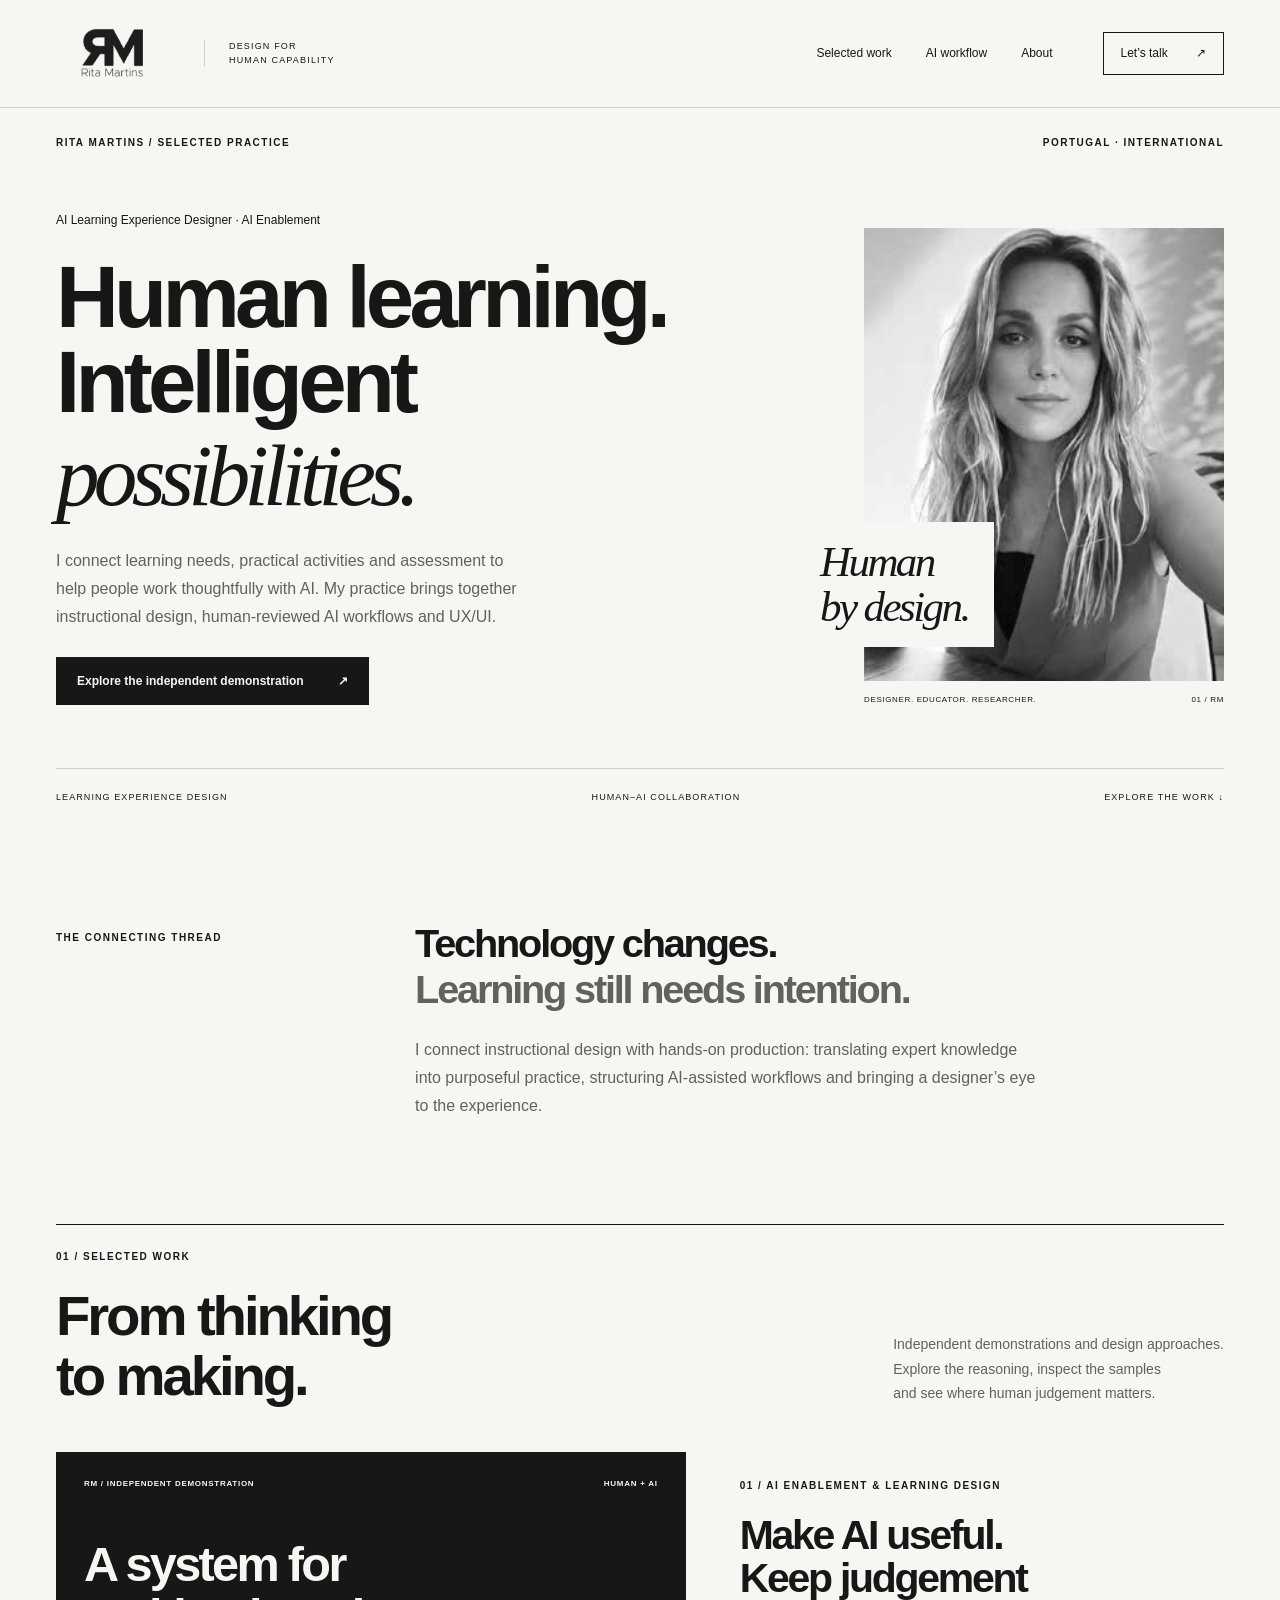
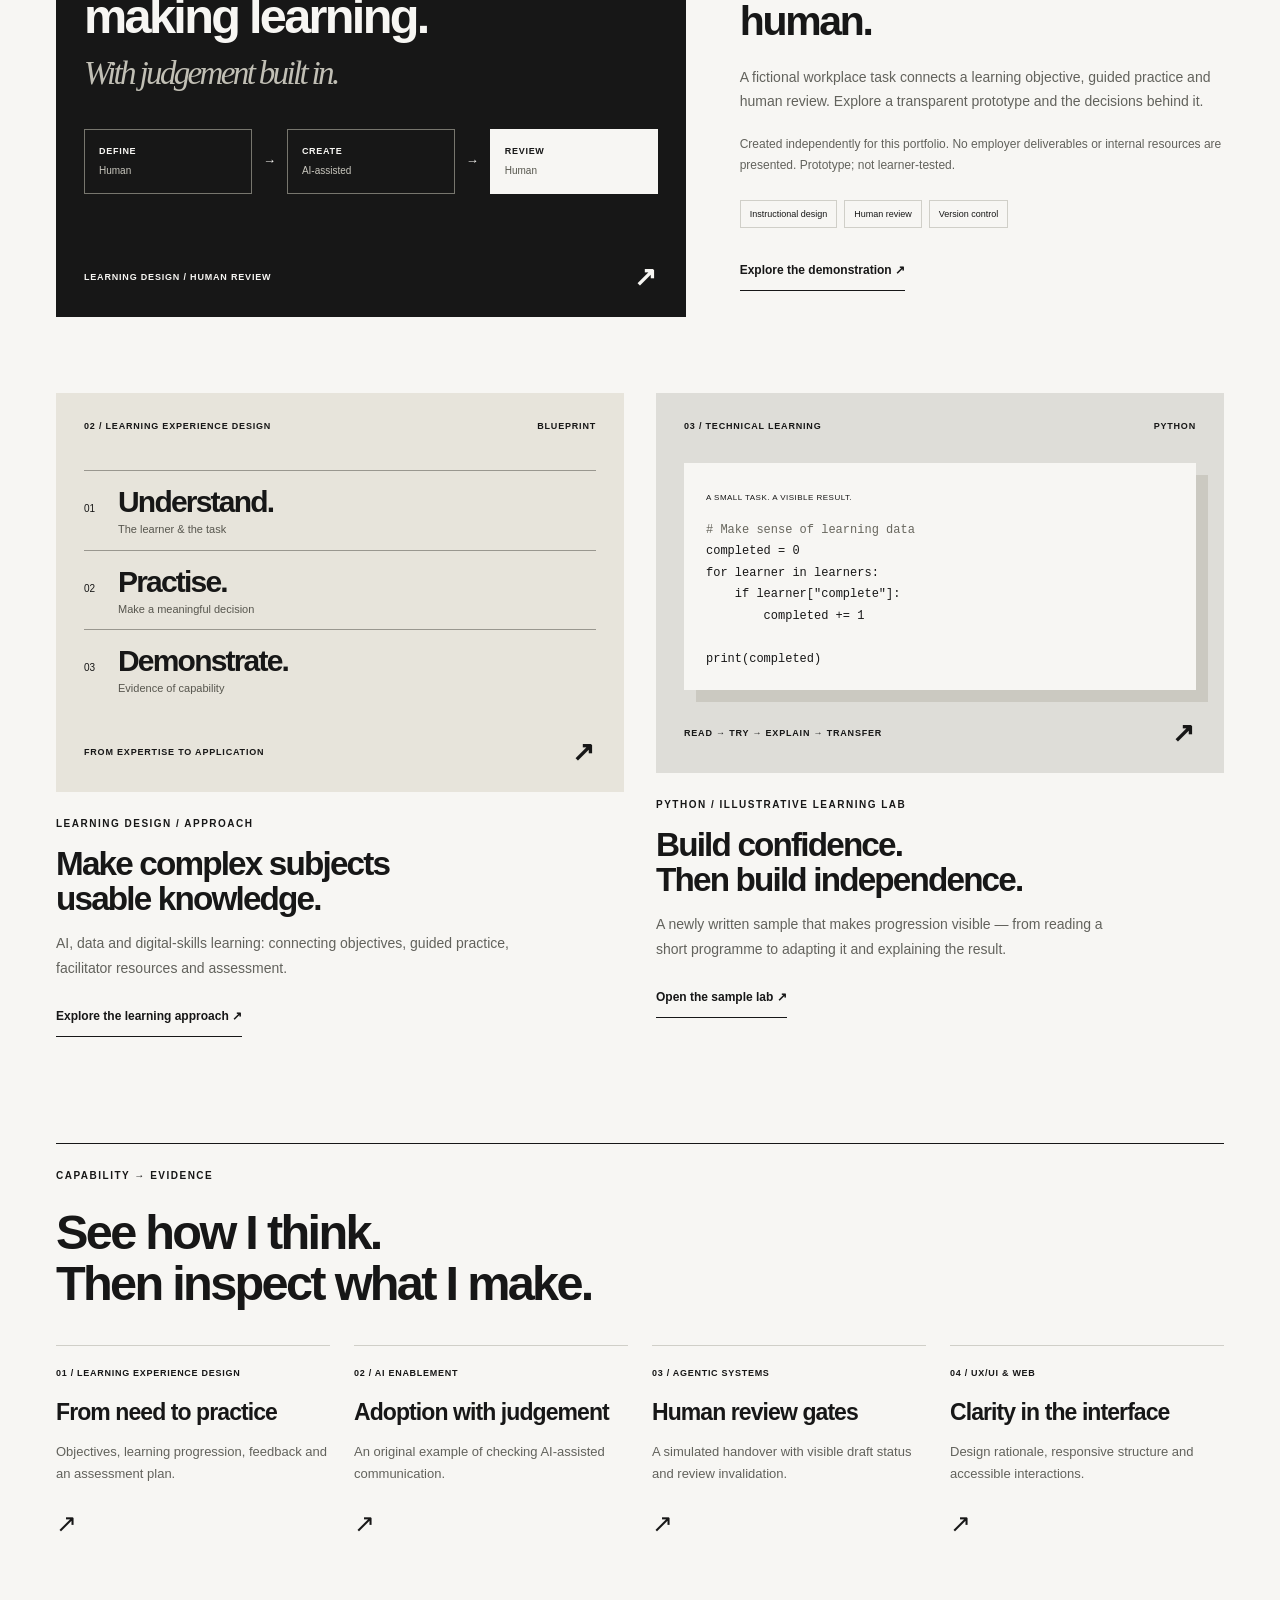
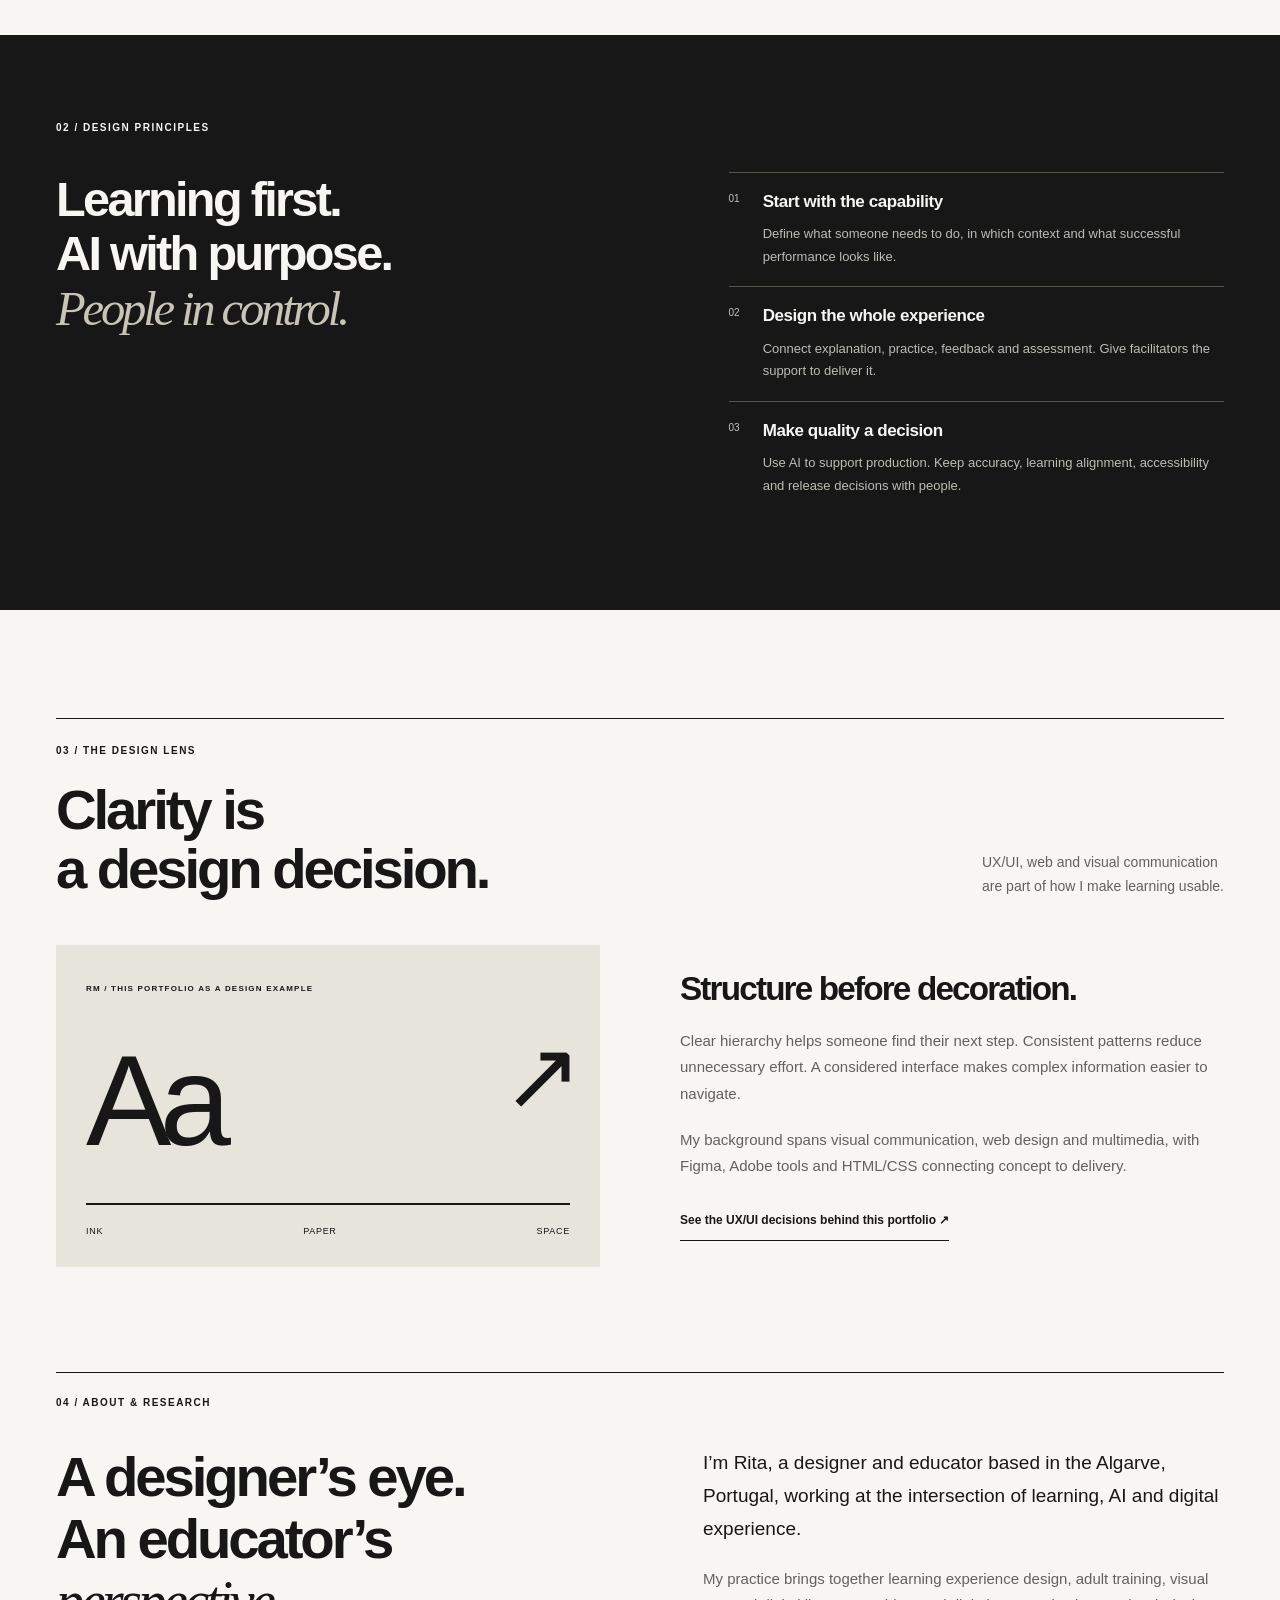
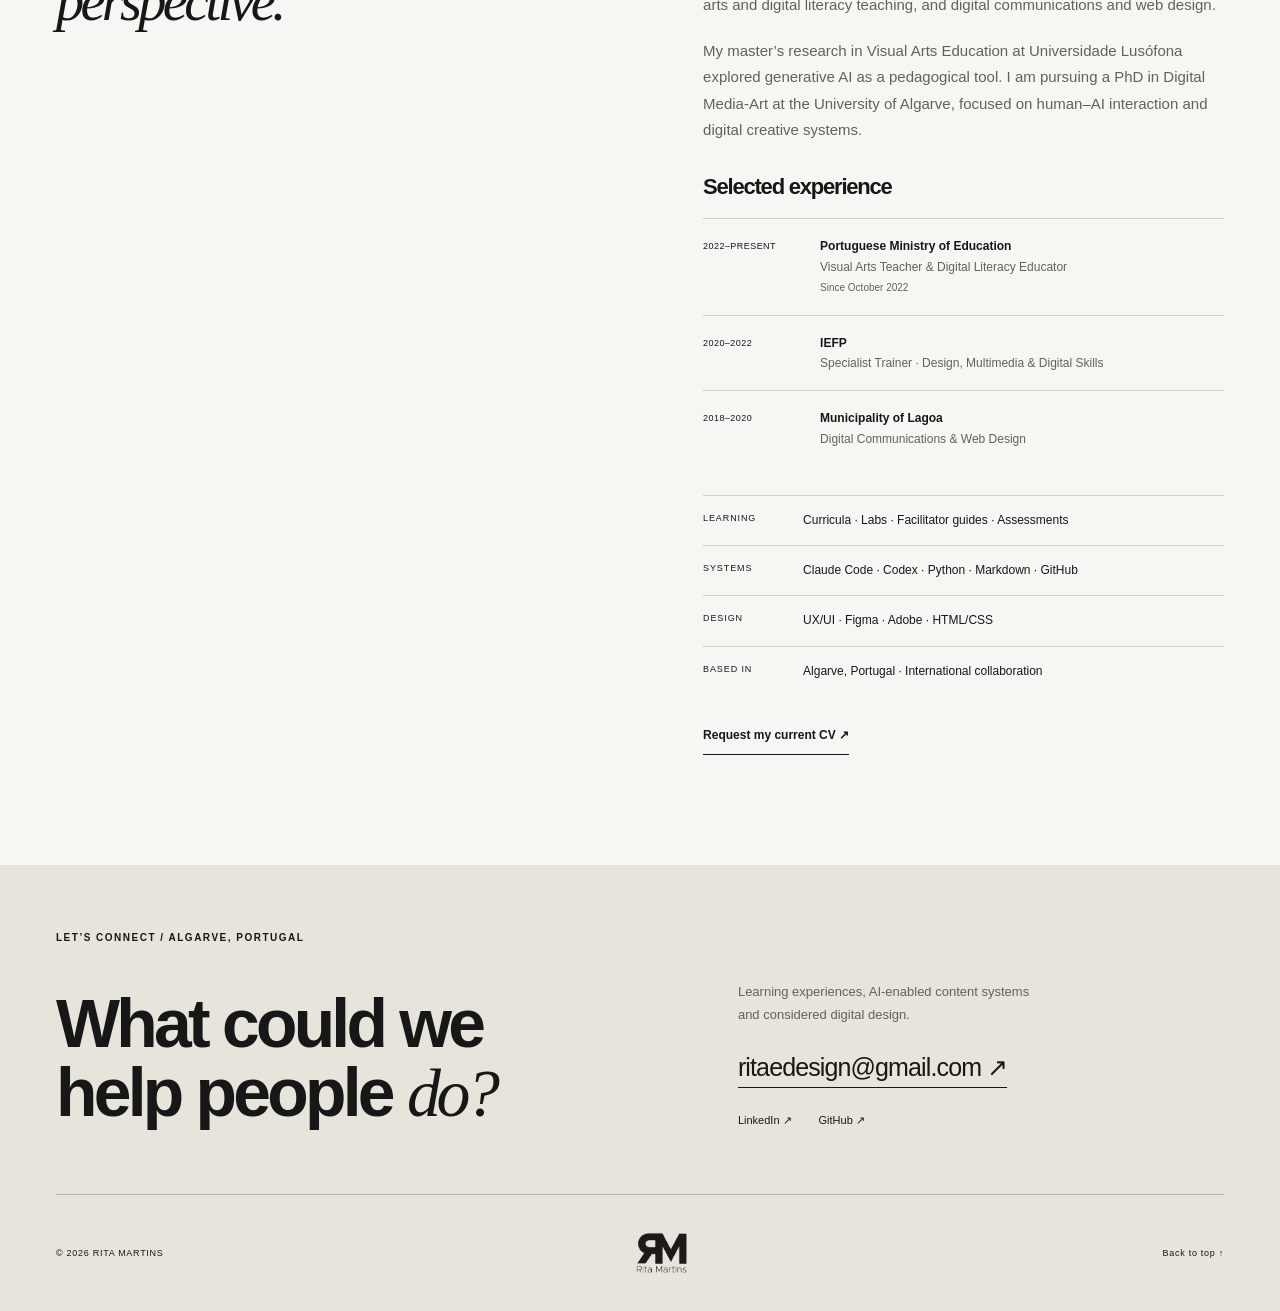
<file: index.html>
<!doctype html>
<html lang="en-GB"><head><meta charset="utf-8"><meta name="viewport" content="width=device-width,initial-scale=1">
<title>AI Learning & Agentic Systems Designer — Rita Martins</title><meta name="description" content="Rita Martins connects learning experience design, human-reviewed AI workflows and thoughtful digital design."><meta name="theme-color" content="#f7f6f3">
<meta property="og:type" content="website"><meta property="og:title" content="AI Learning & Agentic Systems Designer — Rita Martins"><meta property="og:description" content="Rita Martins connects learning experience design, human-reviewed AI workflows and thoughtful digital design."><link rel="icon" type="image/png" href="assets/rm-logo.png"><link rel="stylesheet" href="styles.css"><script src="script.js" defer></script><link rel="canonical" href="https://ritelian.github.io/rita-agentic-portfolio/"><meta property="og:url" content="https://ritelian.github.io/rita-agentic-portfolio/"><meta property="og:image" content="https://ritelian.github.io/rita-agentic-portfolio/assets/rita-portrait.jpg"><meta property="og:image:alt" content="Rita Martins, designer and educator"></head>
<body><a class="skip" href="#main">Skip to content</a><header class="header"><a class="brand" href="index.html" aria-label="Rita Martins home"><img src="assets/rm-logo.png" width="176" height="106" alt="RM — Rita Martins"></a><span class="header-note">DESIGN FOR<br>HUMAN CAPABILITY</span><button class="menu-toggle" hidden aria-expanded="false" aria-controls="navigation">Menu +</button><nav id="navigation" aria-label="Primary"><a href="index.html#work">Selected work</a><a href="workflow.html">AI workflow</a><a href="index.html#about">About</a><a class="nav-contact" href="#contact">Let’s talk <span aria-hidden="true">↗</span></a></nav></header>
<main id="main"><section class="hero wrap"><div class="hero-meta kicker"><span>RITA MARTINS / SELECTED PRACTICE</span><span>PORTUGAL · INTERNATIONAL</span></div><div class="hero-grid"><div class="hero-copy"><p class="role">AI Learning Experience Designer · AI Enablement</p><h1>Human learning.<br>Intelligent<br><em>possibilities.</em></h1><p class="intro">I connect learning needs, practical activities and assessment to help people work thoughtfully with AI. My practice brings together instructional design, human-reviewed AI workflows and UX/UI.</p><a class="button" href="workflow.html">Explore the independent demonstration <span aria-hidden="true">↗</span></a></div><figure class="portrait"><img src="assets/rita-portrait.jpg" width="288" height="420" alt="Rita Martins, designer and educator"><figcaption><span>DESIGNER. EDUCATOR. RESEARCHER.</span><span>01 / RM</span></figcaption><div class="portrait-note" aria-hidden="true">Human<br>by design.</div></figure></div><div class="hero-bottom"><span>LEARNING EXPERIENCE DESIGN</span><span>HUMAN–AI COLLABORATION</span><a href="#work">EXPLORE THE WORK ↓</a></div></section>
<section class="intro-section wrap" aria-labelledby="intro-heading"><div class="kicker">THE CONNECTING THREAD</div><h2 id="intro-heading">Technology changes.<br><span class="muted">Learning still needs intention.</span></h2><p>I connect instructional design with hands-on production: translating expert knowledge into purposeful practice, structuring AI-assisted workflows and bringing a designer’s eye to the experience.</p></section>
<section id="work" class="work wrap"><div class="section-heading"><div><div class="kicker">01 / SELECTED WORK</div><h2>From thinking<br>to making.</h2></div><p>Independent demonstrations and design approaches.<br>Explore the reasoning, inspect the samples<br>and see where human judgement matters.</p></div>
<article class="featured-project"><a class="workflow-art" href="workflow.html" aria-label="Explore the independent AI learning demonstration"><div class="art-top"><span>RM / INDEPENDENT DEMONSTRATION</span><span>HUMAN + AI</span></div><div class="art-statement">A system for<br>making learning.<span>With judgement built in.</span></div><div class="mini-flow"><span>DEFINE<br><small>Human</small></span><b aria-hidden="true">→</b><span>CREATE<br><small>AI-assisted</small></span><b aria-hidden="true">→</b><span class="white-node">REVIEW<br><small>Human</small></span></div><div class="art-bottom"><span>LEARNING DESIGN / HUMAN REVIEW</span><span aria-hidden="true">↗</span></div></a><div class="featured-copy"><div class="kicker">01 / AI ENABLEMENT &amp; LEARNING DESIGN</div><h3>Make AI useful.<br>Keep judgement<br>human.</h3><p>A fictional workplace task connects a learning objective, guided practice and human review. Explore a transparent prototype and the decisions behind it.</p><p class="small muted">Created independently for this portfolio. No employer deliverables or internal resources are presented. Prototype; not learner-tested.</p><div class="tags"><span>Instructional design</span><span>Human review</span><span>Version control</span></div><a class="text-link" href="workflow.html">Explore the demonstration <span aria-hidden="true">↗</span></a></div></article>
<div class="project-pair"><article><a href="learning-design.html" class="learning-art" aria-label="Explore learning experience design"><div class="art-top"><span>02 / LEARNING EXPERIENCE DESIGN</span><span>BLUEPRINT</span></div><div class="blueprint"><div><span>01</span><strong>Understand.</strong><small>The learner &amp; the task</small></div><div><span>02</span><strong>Practise.</strong><small>Make a meaningful decision</small></div><div><span>03</span><strong>Demonstrate.</strong><small>Evidence of capability</small></div></div><div class="art-bottom"><span>FROM EXPERTISE TO APPLICATION</span><span aria-hidden="true">↗</span></div></a><div class="project-text"><div class="kicker">LEARNING DESIGN / APPROACH</div><h3>Make complex subjects<br>usable knowledge.</h3><p>AI, data and digital-skills learning: connecting objectives, guided practice, facilitator resources and assessment.</p><a class="text-link" href="learning-design.html">Explore the learning approach ↗</a></div></article><article><a href="learning-design.html#python" class="python-art" aria-label="Explore the illustrative Python learning lab"><div class="art-top"><span>03 / TECHNICAL LEARNING</span><span>PYTHON</span></div><div class="code-sheet"><span class="code-label">A SMALL TASK. A VISIBLE RESULT.</span><pre><code><span># Make sense of learning data</span>
completed = 0
for learner in learners:
    if learner["complete"]:
        completed += 1

print(completed)</code></pre></div><div class="art-bottom"><span>READ → TRY → EXPLAIN → TRANSFER</span><span aria-hidden="true">↗</span></div></a><div class="project-text"><div class="kicker">PYTHON / ILLUSTRATIVE LEARNING LAB</div><h3>Build confidence.<br>Then build independence.</h3><p>A newly written sample that makes progression visible — from reading a short programme to adapting it and explaining the result.</p><a class="text-link" href="learning-design.html#python">Open the sample lab ↗</a></div></article></div></section>
<section class="wrap evidence-map" aria-labelledby="evidence-title"><div class="kicker">CAPABILITY → EVIDENCE</div><h2 id="evidence-title">See how I think.<br>Then inspect what I make.</h2><div class="evidence-grid"><a href="learning-design.html#blueprint"><span>01 / LEARNING EXPERIENCE DESIGN</span><h3>From need to practice</h3><p>Objectives, learning progression, feedback and an assessment plan.</p><b aria-hidden="true">↗</b></a><a href="workflow.html#human-review"><span>02 / AI ENABLEMENT</span><h3>Adoption with judgement</h3><p>An original example of checking AI-assisted communication.</p><b aria-hidden="true">↗</b></a><a href="workflow-demo.html"><span>03 / AGENTIC SYSTEMS</span><h3>Human review gates</h3><p>A simulated handover with visible draft status and review invalidation.</p><b aria-hidden="true">↗</b></a><a href="design-notes.html"><span>04 / UX/UI &amp; WEB</span><h3>Clarity in the interface</h3><p>Design rationale, responsive structure and accessible interactions.</p><b aria-hidden="true">↗</b></a></div></section><section class="method"><div class="wrap"><div class="kicker">02 / DESIGN PRINCIPLES</div><div class="method-grid"><h2>Learning first.<br>AI with purpose.<br><em>People in control.</em></h2><div class="principles"><article><span>01</span><div><h3>Start with the capability</h3><p>Define what someone needs to do, in which context and what successful performance looks like.</p></div></article><article><span>02</span><div><h3>Design the whole experience</h3><p>Connect explanation, practice, feedback and assessment. Give facilitators the support to deliver it.</p></div></article><article><span>03</span><div><h3>Make quality a decision</h3><p>Use AI to support production. Keep accuracy, learning alignment, accessibility and release decisions with people.</p></div></article></div></div></div></section>
<section class="wrap design-section" id="design"><div class="section-heading"><div><div class="kicker">03 / THE DESIGN LENS</div><h2>Clarity is<br>a design decision.</h2></div><p>UX/UI, web and visual communication<br>are part of how I make learning usable.</p></div><div class="design-grid"><div class="type-specimen" aria-label="Typography study from this portfolio"><span class="kicker">RM / THIS PORTFOLIO AS A DESIGN EXAMPLE</span><strong>Aa<span>↗</span></strong><div class="specimen-rule"></div><div class="swatches"><span>INK</span><span>PAPER</span><span>SPACE</span></div></div><div><h3>Structure before decoration.</h3><p>Clear hierarchy helps someone find their next step. Consistent patterns reduce unnecessary effort. A considered interface makes complex information easier to navigate.</p><p>My background spans visual communication, web design and multimedia, with Figma, Adobe tools and HTML/CSS connecting concept to delivery.</p><a class="text-link" href="design-notes.html">See the UX/UI decisions behind this portfolio ↗</a></div></div></section>
<section class="wrap about" id="about"><div class="kicker">04 / ABOUT &amp; RESEARCH</div><div class="about-grid"><h2>A designer’s eye.<br>An educator’s<br><em>perspective.</em></h2><div><p class="lead">I’m Rita, a designer and educator based in the Algarve, Portugal, working at the intersection of learning, AI and digital experience.</p><p>My practice brings together learning experience design, adult training, visual arts and digital literacy teaching, and digital communications and web design.</p><p>My master’s research in Visual Arts Education at Universidade Lusófona explored generative AI as a pedagogical tool. I am pursuing a PhD in Digital Media-Art at the University of Algarve, focused on human–AI interaction and digital creative systems.</p><div class="career-list" aria-label="Selected professional experience"><h3>Selected experience</h3><div><span>2022–PRESENT</span><p><strong>Portuguese Ministry of Education</strong><br>Visual Arts Teacher &amp; Digital Literacy Educator<br><small>Since October 2022</small></p></div><div><span>2020–2022</span><p><strong>IEFP</strong><br>Specialist Trainer · Design, Multimedia &amp; Digital Skills</p></div><div><span>2018–2020</span><p><strong>Municipality of Lagoa</strong><br>Digital Communications &amp; Web Design</p></div></div><dl class="facts"><div><dt>LEARNING</dt><dd>Curricula · Labs · Facilitator guides · Assessments</dd></div><div><dt>SYSTEMS</dt><dd>Claude Code · Codex · Python · Markdown · GitHub</dd></div><div><dt>DESIGN</dt><dd>UX/UI · Figma · Adobe · HTML/CSS</dd></div><div><dt>BASED IN</dt><dd>Algarve, Portugal · International collaboration</dd></div></dl><a class="text-link" href="mailto:ritaedesign@gmail.com?subject=CV%20request">Request my current CV ↗</a></div></div></section></main><footer id="contact" class="footer"><div class="wrap"><div class="kicker">LET’S CONNECT / ALGARVE, PORTUGAL</div><div class="footer-grid"><h2>What could we<br>help people <em>do?</em></h2><div><p>Learning experiences, AI-enabled content systems<br>and considered digital design.</p><a class="email" href="mailto:ritaedesign@gmail.com">ritaedesign@gmail.com ↗</a><div class="social"><a href="https://www.linkedin.com/in/ritaelianamartins/" target="_blank" rel="noopener noreferrer">LinkedIn ↗</a><a href="https://github.com/ritelian" target="_blank" rel="noopener noreferrer">GitHub ↗</a></div></div></div><div class="footer-bottom"><span>© <span id="year">2026</span> RITA MARTINS</span><img src="assets/rm-logo.png" width="176" height="106" alt="RM — Rita Martins"><a href="#main">Back to top ↑</a></div></div></footer></body></html>
</file>
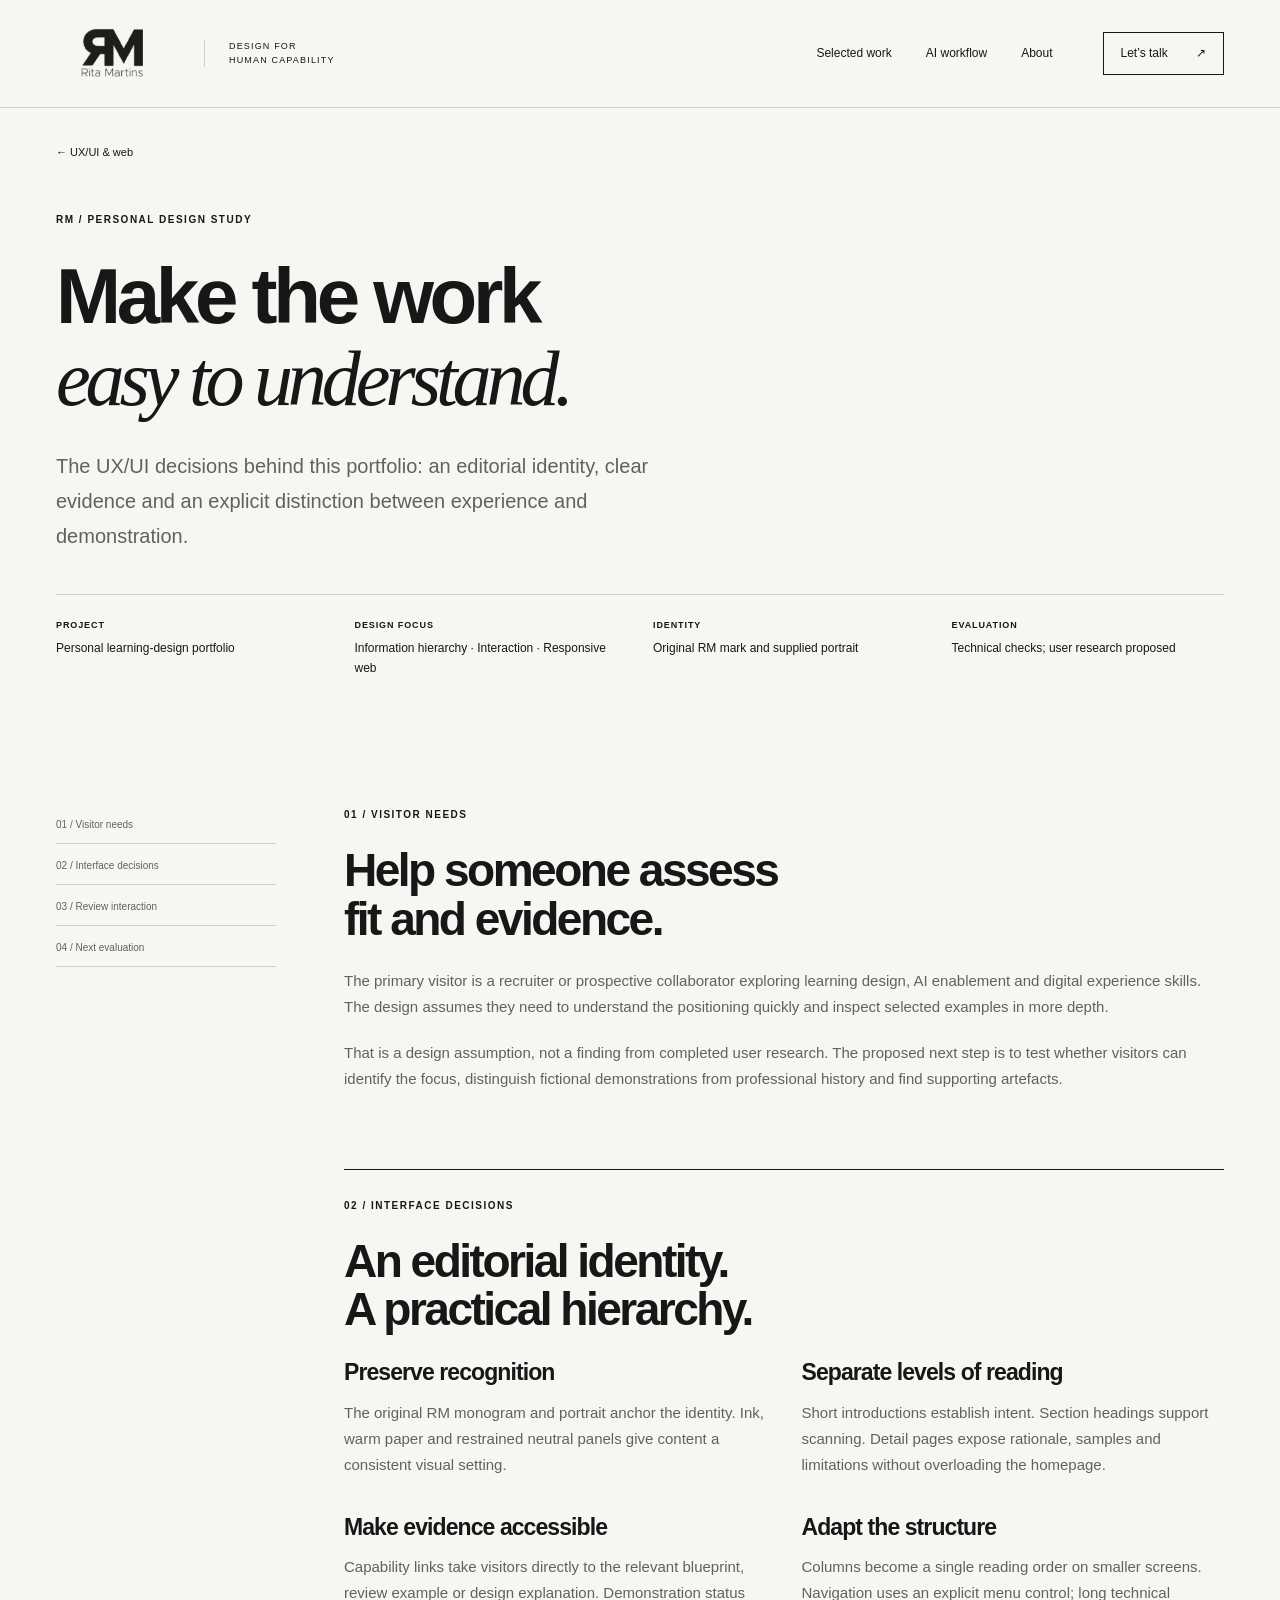
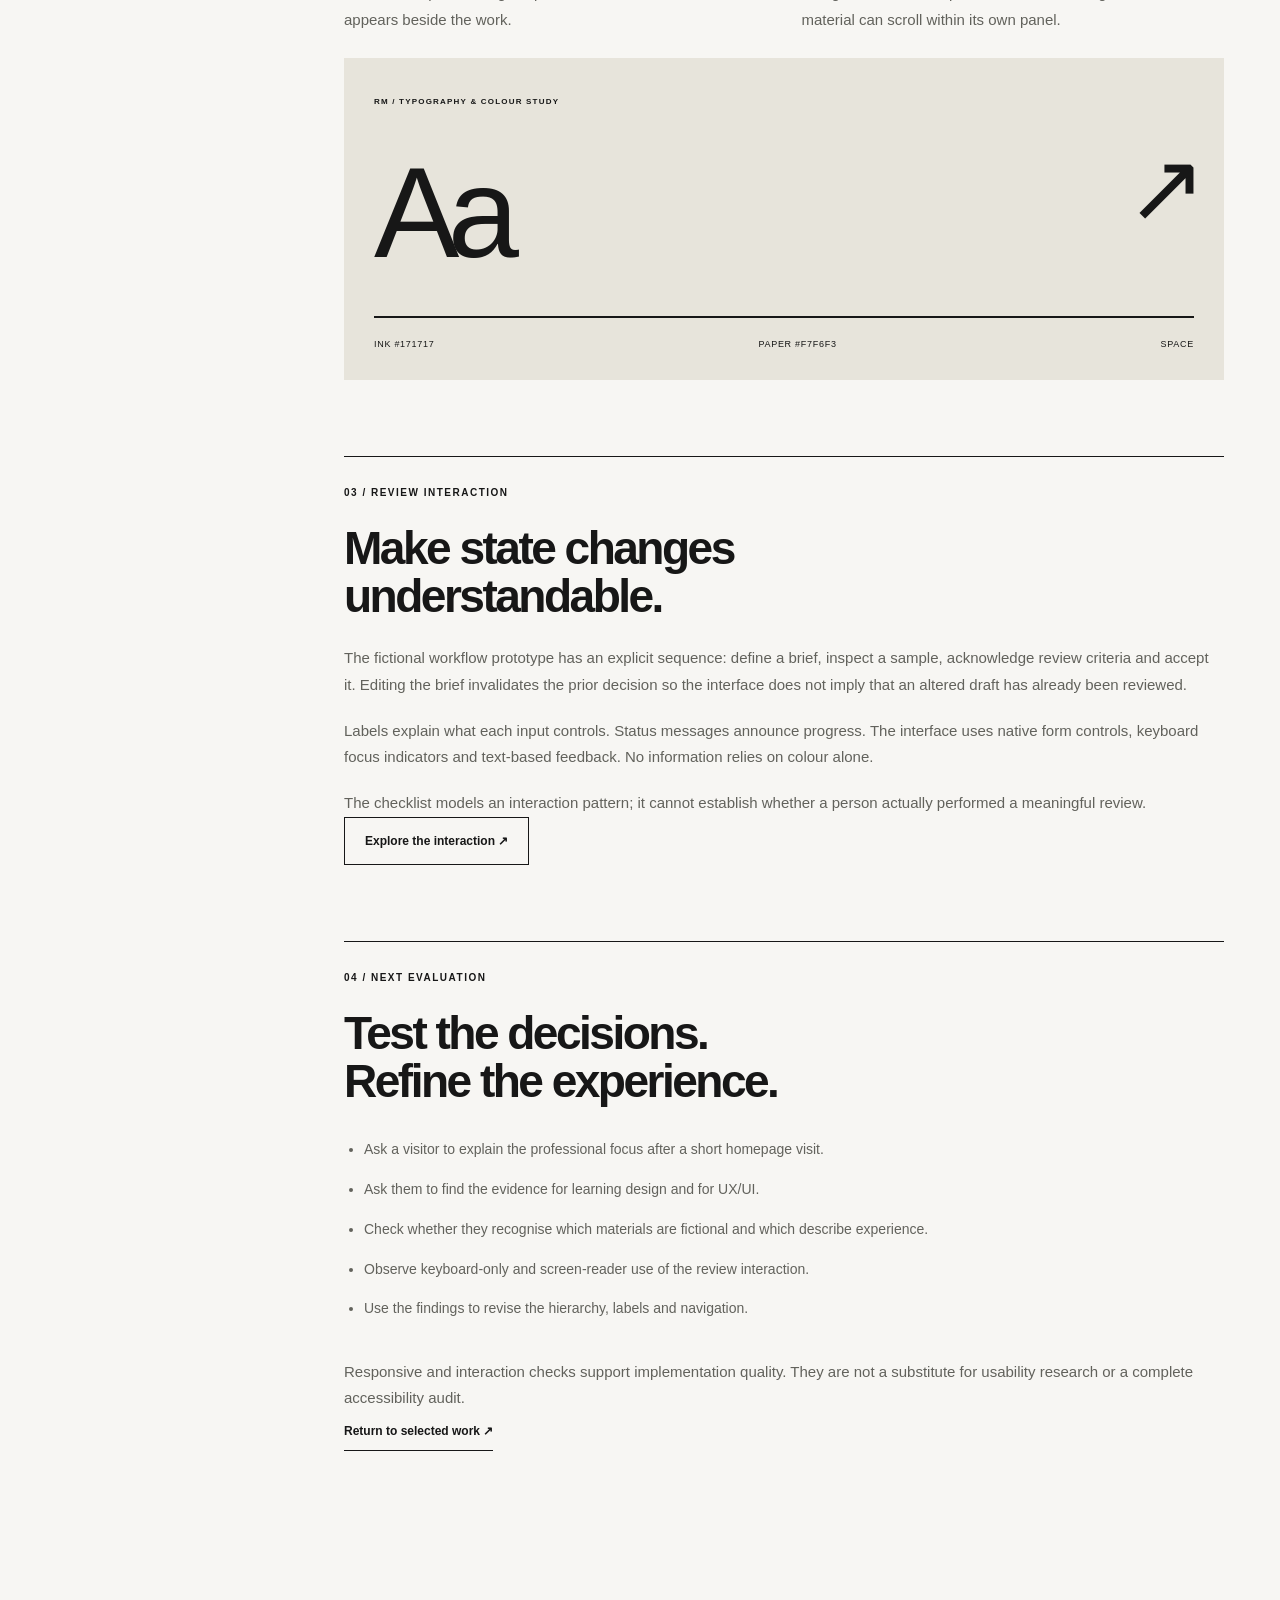
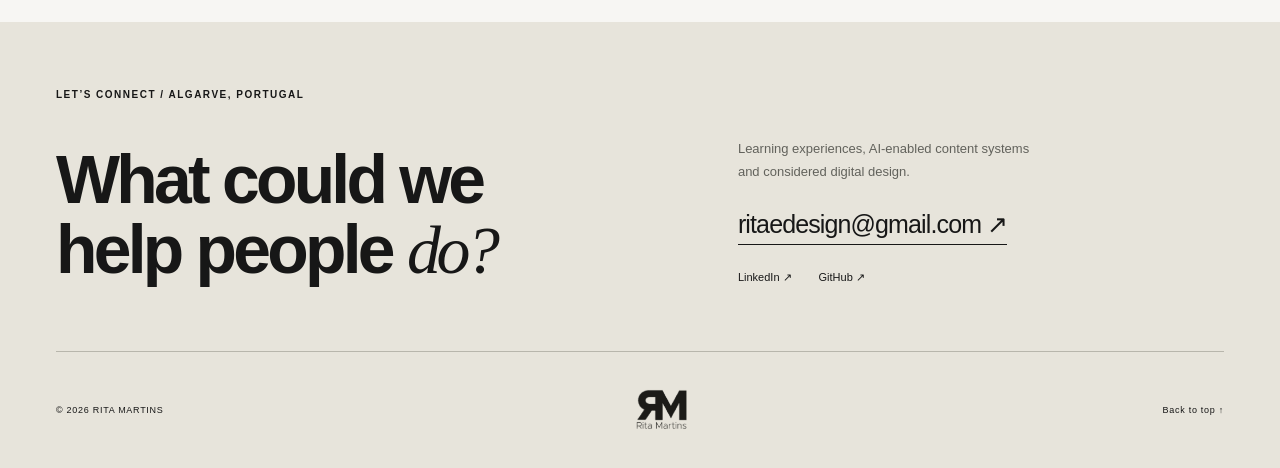
<file: design-notes.html>
<!doctype html>
<html lang="en-GB"><head><meta charset="utf-8"><meta name="viewport" content="width=device-width,initial-scale=1">
<title>UX/UI & web design — Rita Martins</title><meta name="description" content="Design decisions behind Rita Martins’ independent learning portfolio: hierarchy, evidence and accessible review interactions."><meta name="theme-color" content="#f7f6f3">
<meta property="og:type" content="website"><meta property="og:title" content="UX/UI & web design — Rita Martins"><meta property="og:description" content="Design decisions behind Rita Martins’ independent learning portfolio: hierarchy, evidence and accessible review interactions."><link rel="icon" type="image/png" href="assets/rm-logo.png"><link rel="stylesheet" href="styles.css"><script src="script.js" defer></script><link rel="canonical" href="https://ritelian.github.io/rita-agentic-portfolio/design-notes.html"><meta property="og:url" content="https://ritelian.github.io/rita-agentic-portfolio/design-notes.html"><meta property="og:image" content="https://ritelian.github.io/rita-agentic-portfolio/assets/rita-portrait.jpg"><meta property="og:image:alt" content="Rita Martins, designer and educator"></head>
<body><a class="skip" href="#main">Skip to content</a><header class="header"><a class="brand" href="index.html" aria-label="Rita Martins home"><img src="assets/rm-logo.png" width="176" height="106" alt="RM — Rita Martins"></a><span class="header-note">DESIGN FOR<br>HUMAN CAPABILITY</span><button class="menu-toggle" hidden aria-expanded="false" aria-controls="navigation">Menu +</button><nav id="navigation" aria-label="Primary"><a href="index.html#work">Selected work</a><a href="workflow.html">AI workflow</a><a href="index.html#about">About</a><a class="nav-contact" href="#contact">Let’s talk <span aria-hidden="true">↗</span></a></nav></header>
<main id="main"><div class="wrap"><a class="breadcrumb" href="index.html#design">← UX/UI &amp; web</a><section class="case-hero"><div class="kicker">RM / PERSONAL DESIGN STUDY</div><h1>Make the work<br><em>easy to understand.</em></h1><p class="case-deck">The UX/UI decisions behind this portfolio: an editorial identity, clear evidence and an explicit distinction between experience and demonstration.</p><dl class="case-meta"><div><dt>PROJECT</dt><dd>Personal learning-design portfolio</dd></div><div><dt>DESIGN FOCUS</dt><dd>Information hierarchy · Interaction · Responsive web</dd></div><div><dt>IDENTITY</dt><dd>Original RM mark and supplied portrait</dd></div><div><dt>EVALUATION</dt><dd>Technical checks; user research proposed</dd></div></dl></section></div><div class="wrap case-layout"><aside class="case-nav" aria-label="Design study sections"><a href="#design-need">01 / Visitor needs</a><a href="#design-decisions">02 / Interface decisions</a><a href="#design-interaction">03 / Review interaction</a><a href="#design-evaluation">04 / Next evaluation</a></aside><div class="case-content"><section id="design-need"><div class="kicker">01 / VISITOR NEEDS</div><h2>Help someone assess<br>fit and evidence.</h2><p>The primary visitor is a recruiter or prospective collaborator exploring learning design, AI enablement and digital experience skills. The design assumes they need to understand the positioning quickly and inspect selected examples in more depth.</p><p>That is a design assumption, not a finding from completed user research. The proposed next step is to test whether visitors can identify the focus, distinguish fictional demonstrations from professional history and find supporting artefacts.</p></section><section id="design-decisions"><div class="kicker">02 / INTERFACE DECISIONS</div><h2>An editorial identity.<br>A practical hierarchy.</h2><div class="two-col"><article><h3>Preserve recognition</h3><p>The original RM monogram and portrait anchor the identity. Ink, warm paper and restrained neutral panels give content a consistent visual setting.</p></article><article><h3>Separate levels of reading</h3><p>Short introductions establish intent. Section headings support scanning. Detail pages expose rationale, samples and limitations without overloading the homepage.</p></article><article><h3>Make evidence accessible</h3><p>Capability links take visitors directly to the relevant blueprint, review example or design explanation. Demonstration status appears beside the work.</p></article><article><h3>Adapt the structure</h3><p>Columns become a single reading order on smaller screens. Navigation uses an explicit menu control; long technical material can scroll within its own panel.</p></article></div><div class="type-specimen"><span class="kicker">RM / TYPOGRAPHY &amp; COLOUR STUDY</span><strong>Aa<span>↗</span></strong><div class="specimen-rule"></div><div class="swatches"><span>INK #171717</span><span>PAPER #F7F6F3</span><span>SPACE</span></div></div></section><section id="design-interaction"><div class="kicker">03 / REVIEW INTERACTION</div><h2>Make state changes<br>understandable.</h2><p>The fictional workflow prototype has an explicit sequence: define a brief, inspect a sample, acknowledge review criteria and accept it. Editing the brief invalidates the prior decision so the interface does not imply that an altered draft has already been reviewed.</p><p>Labels explain what each input controls. Status messages announce progress. The interface uses native form controls, keyboard focus indicators and text-based feedback. No information relies on colour alone.</p><p>The checklist models an interaction pattern; it cannot establish whether a person actually performed a meaningful review.</p><a class="button secondary" href="workflow-demo.html">Explore the interaction ↗</a></section><section id="design-evaluation"><div class="kicker">04 / NEXT EVALUATION</div><h2>Test the decisions.<br>Refine the experience.</h2><ul class="clean-list"><li>Ask a visitor to explain the professional focus after a short homepage visit.</li><li>Ask them to find the evidence for learning design and for UX/UI.</li><li>Check whether they recognise which materials are fictional and which describe experience.</li><li>Observe keyboard-only and screen-reader use of the review interaction.</li><li>Use the findings to revise the hierarchy, labels and navigation.</li></ul><p>Responsive and interaction checks support implementation quality. They are not a substitute for usability research or a complete accessibility audit.</p><a class="text-link" href="index.html#work">Return to selected work ↗</a></section></div></div>
</main><footer id="contact" class="footer"><div class="wrap"><div class="kicker">LET’S CONNECT / ALGARVE, PORTUGAL</div><div class="footer-grid"><h2>What could we<br>help people <em>do?</em></h2><div><p>Learning experiences, AI-enabled content systems<br>and considered digital design.</p><a class="email" href="mailto:ritaedesign@gmail.com">ritaedesign@gmail.com ↗</a><div class="social"><a href="https://www.linkedin.com/in/ritaelianamartins/" target="_blank" rel="noopener noreferrer">LinkedIn ↗</a><a href="https://github.com/ritelian" target="_blank" rel="noopener noreferrer">GitHub ↗</a></div></div></div><div class="footer-bottom"><span>© <span id="year">2026</span> RITA MARTINS</span><img src="assets/rm-logo.png" width="176" height="106" alt="RM — Rita Martins"><a href="#main">Back to top ↑</a></div></div></footer></body></html>
</file>
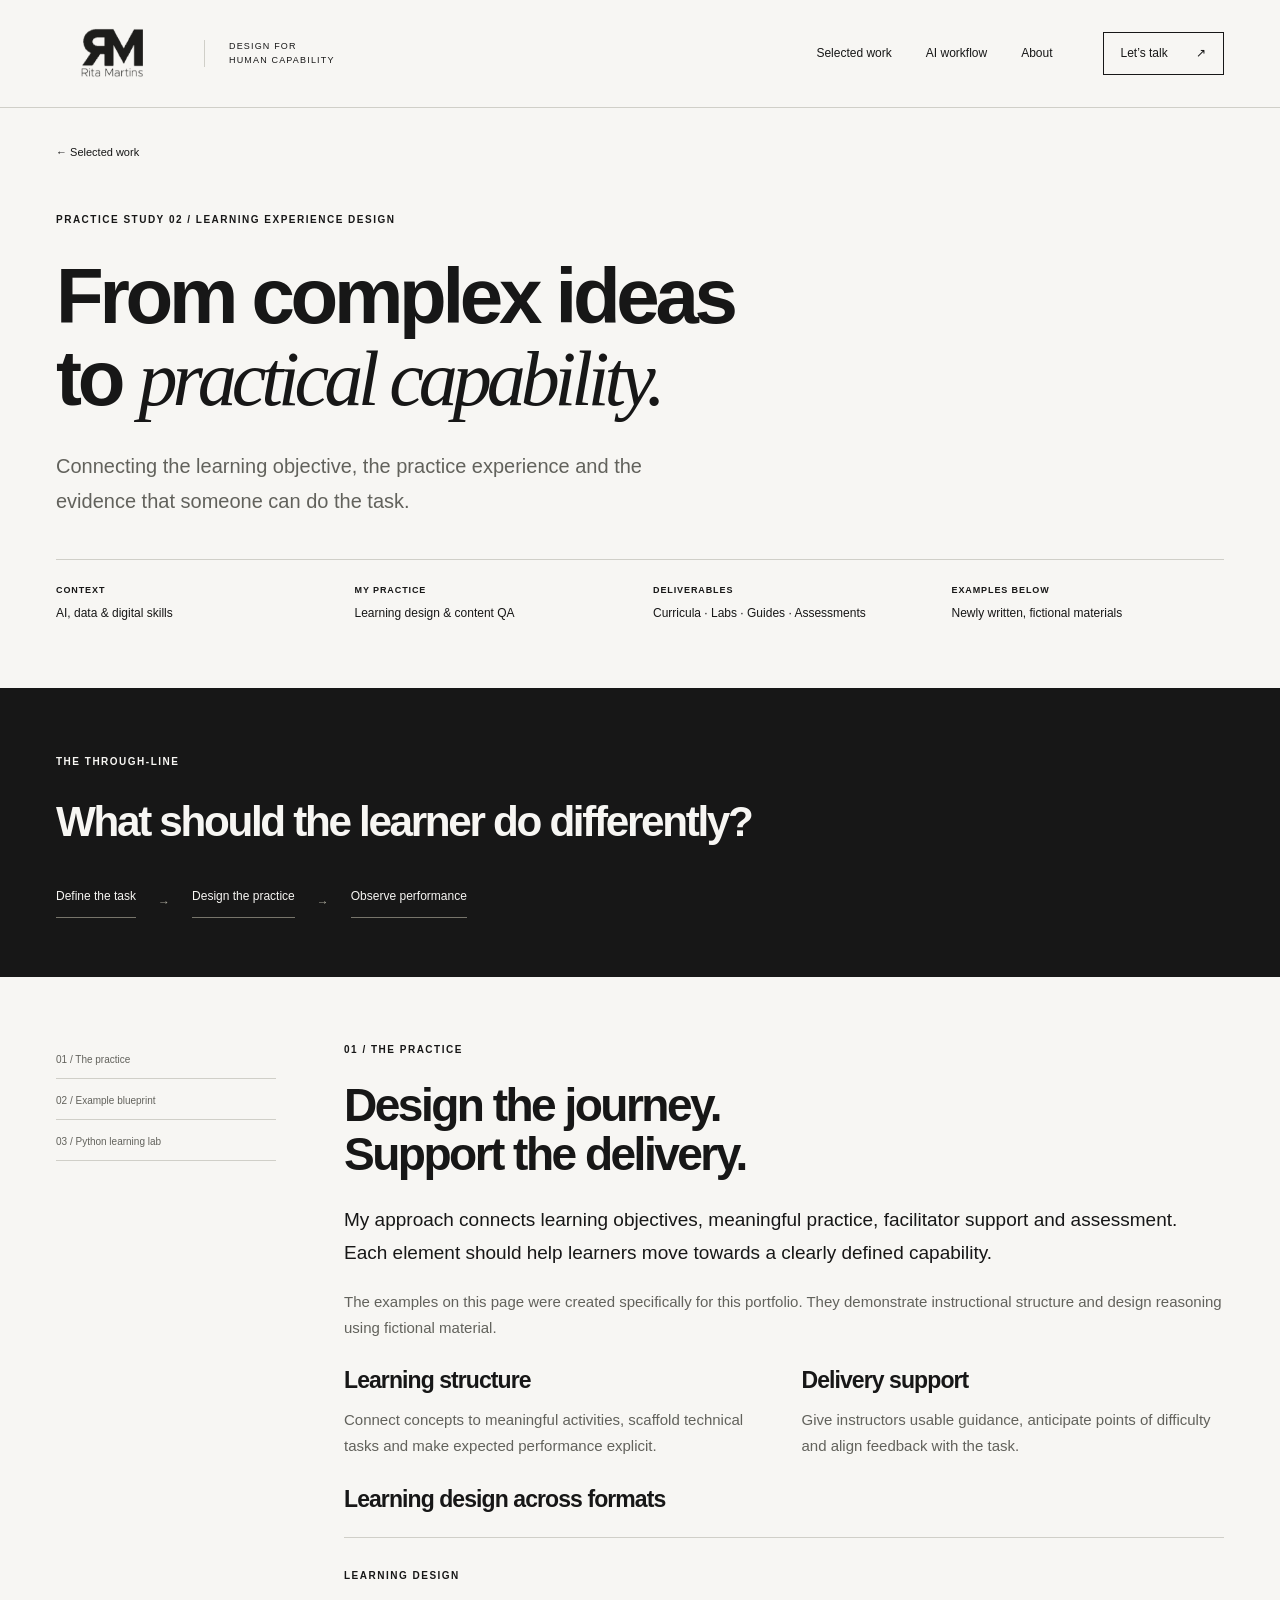
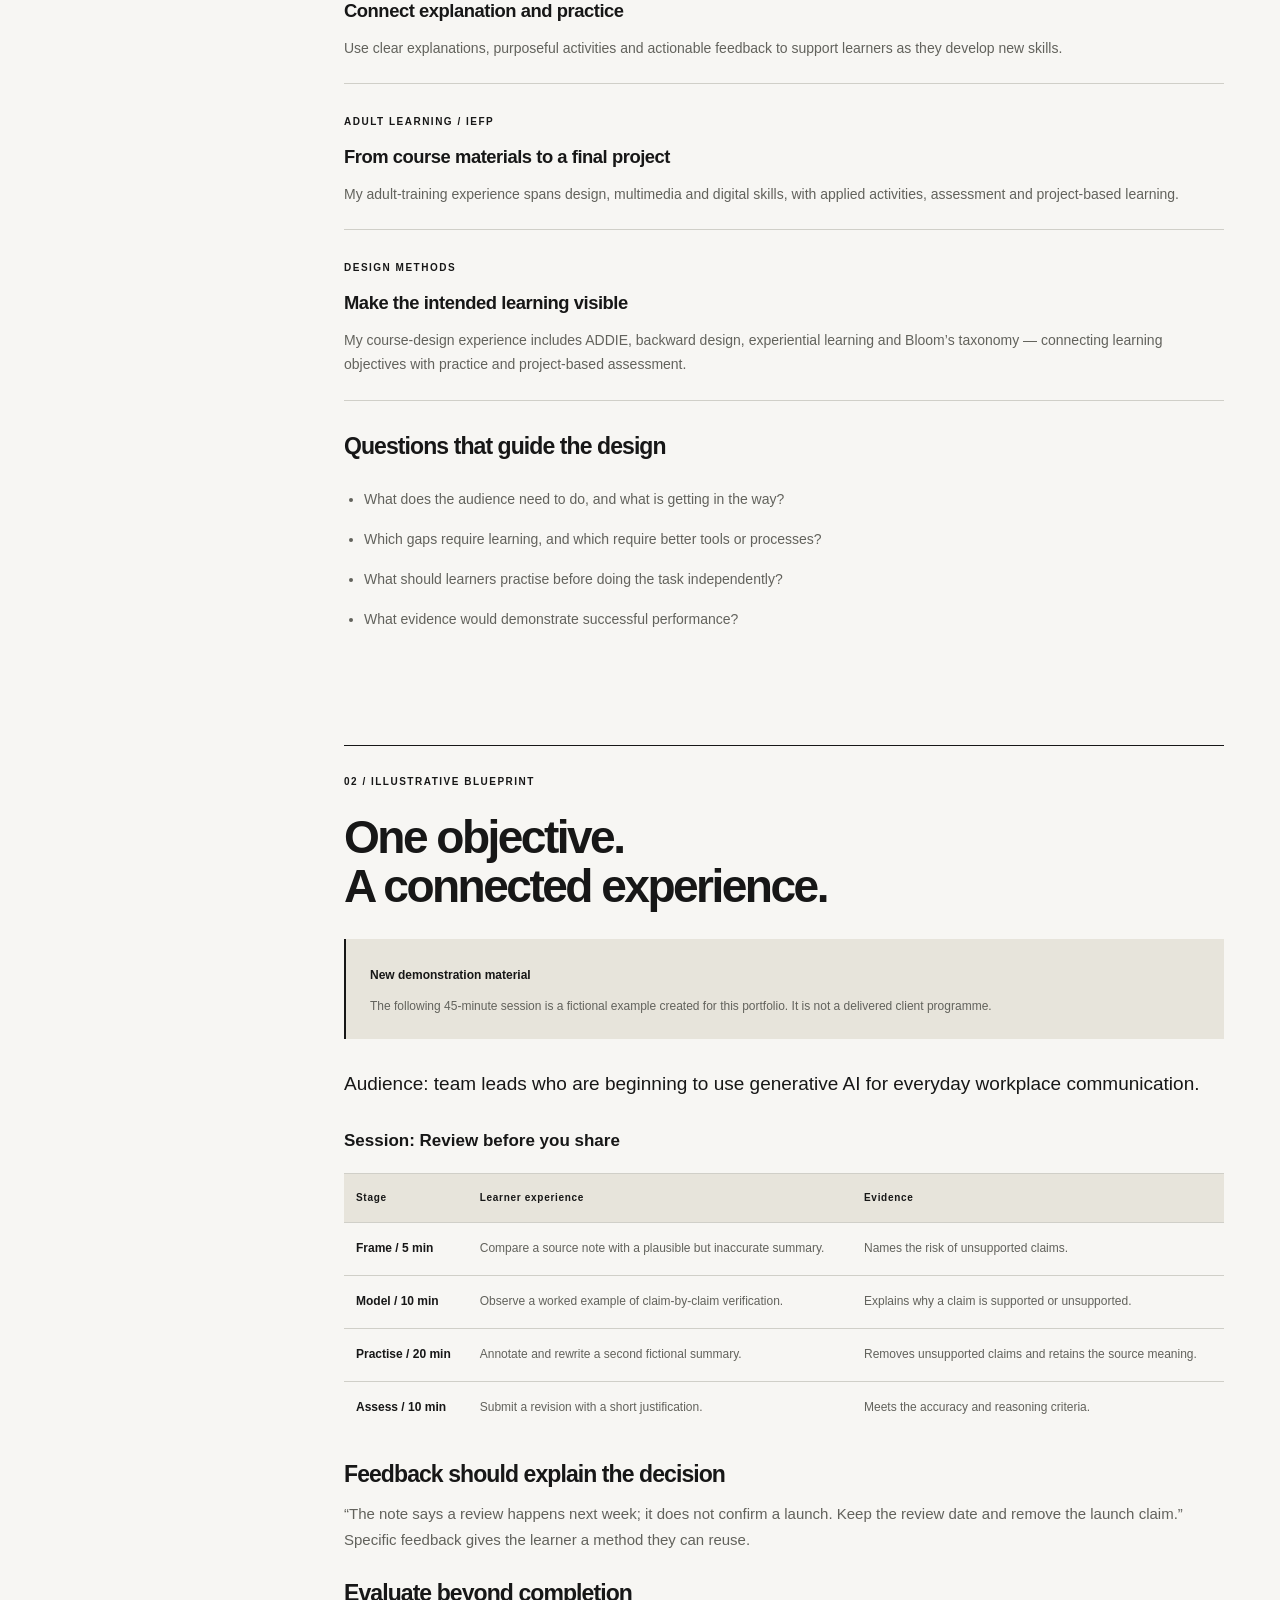
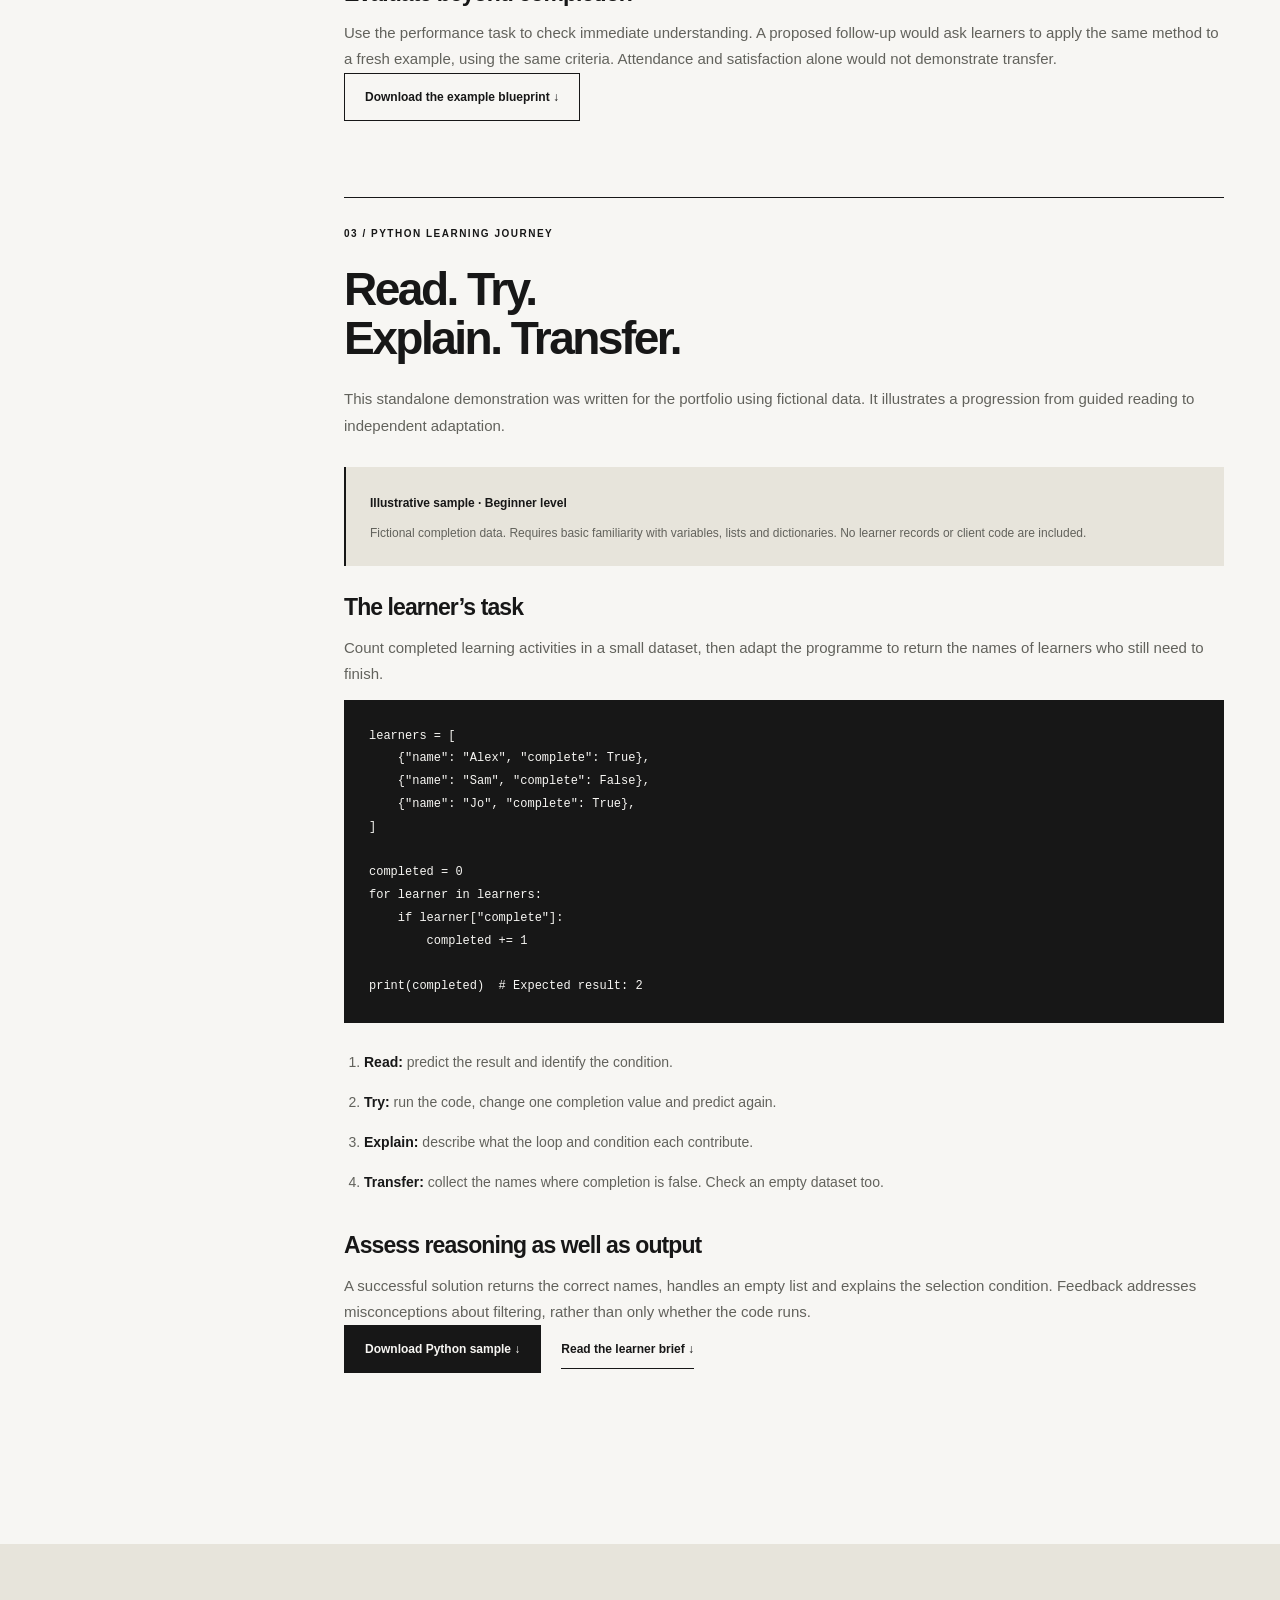
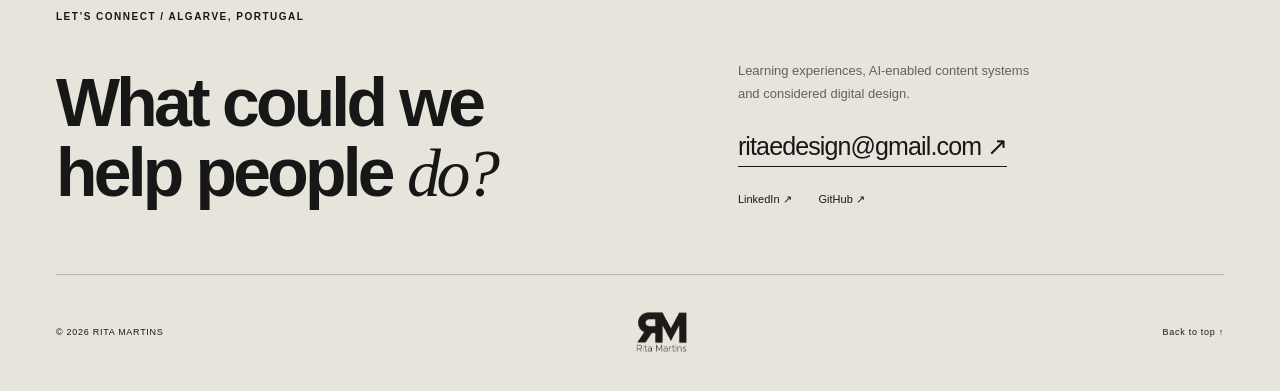
<file: learning-design.html>
<!doctype html>
<html lang="en-GB"><head><meta charset="utf-8"><meta name="viewport" content="width=device-width,initial-scale=1">
<title>Learning experience design — Rita Martins</title><meta name="description" content="Rita Martins’ approach to AI and technical learning, with an illustrative learning blueprint and a practical Python lab."><meta name="theme-color" content="#f7f6f3">
<meta property="og:type" content="website"><meta property="og:title" content="Learning experience design — Rita Martins"><meta property="og:description" content="Rita Martins’ approach to AI and technical learning, with an illustrative learning blueprint and a practical Python lab."><link rel="icon" type="image/png" href="assets/rm-logo.png"><link rel="stylesheet" href="styles.css"><script src="script.js" defer></script><link rel="canonical" href="https://ritelian.github.io/rita-agentic-portfolio/learning-design.html"><meta property="og:url" content="https://ritelian.github.io/rita-agentic-portfolio/learning-design.html"><meta property="og:image" content="https://ritelian.github.io/rita-agentic-portfolio/assets/rita-portrait.jpg"><meta property="og:image:alt" content="Rita Martins, designer and educator"></head>
<body><a class="skip" href="#main">Skip to content</a><header class="header"><a class="brand" href="index.html" aria-label="Rita Martins home"><img src="assets/rm-logo.png" width="176" height="106" alt="RM — Rita Martins"></a><span class="header-note">DESIGN FOR<br>HUMAN CAPABILITY</span><button class="menu-toggle" hidden aria-expanded="false" aria-controls="navigation">Menu +</button><nav id="navigation" aria-label="Primary"><a href="index.html#work">Selected work</a><a href="workflow.html">AI workflow</a><a href="index.html#about">About</a><a class="nav-contact" href="#contact">Let’s talk <span aria-hidden="true">↗</span></a></nav></header>
<main id="main"><div class="wrap"><a class="breadcrumb" href="index.html#work">← Selected work</a><section class="case-hero"><div class="kicker">PRACTICE STUDY 02 / LEARNING EXPERIENCE DESIGN</div><h1>From complex ideas<br>to <em>practical capability.</em></h1><p class="case-deck">Connecting the learning objective, the practice experience and the evidence that someone can do the task.</p><dl class="case-meta"><div><dt>CONTEXT</dt><dd>AI, data &amp; digital skills</dd></div><div><dt>MY PRACTICE</dt><dd>Learning design &amp; content QA</dd></div><div><dt>DELIVERABLES</dt><dd>Curricula · Labs · Guides · Assessments</dd></div><div><dt>EXAMPLES BELOW</dt><dd>Newly written, fictional materials</dd></div></dl></section></div><section class="case-banner"><div class="wrap"><span class="kicker">THE THROUGH-LINE</span><h2>What should the learner do differently?</h2><div class="banner-flow"><span>Define the task</span><b aria-hidden="true">→</b><span>Design the practice</span><b aria-hidden="true">→</b><span>Observe performance</span></div></div></section><div class="wrap case-layout"><aside class="case-nav" aria-label="Practice study sections"><a href="#practice">01 / The practice</a><a href="#blueprint">02 / Example blueprint</a><a href="#python">03 / Python learning lab</a></aside><div class="case-content"><section id="practice"><div class="kicker">01 / THE PRACTICE</div><h2>Design the journey.<br>Support the delivery.</h2><p class="lead">My approach connects learning objectives, meaningful practice, facilitator support and assessment. Each element should help learners move towards a clearly defined capability.</p><p>The examples on this page were created specifically for this portfolio. They demonstrate instructional structure and design reasoning using fictional material.</p><div class="two-col"><article><h3>Learning structure</h3><p>Connect concepts to meaningful activities, scaffold technical tasks and make expected performance explicit.</p></article><article><h3>Delivery support</h3><p>Give instructors usable guidance, anticipate points of difficulty and align feedback with the task.</p></article></div><h3>Learning design across formats</h3><div class="practice-record"><article><span class="kicker">LEARNING DESIGN</span><h4>Connect explanation and practice</h4><p>Use clear explanations, purposeful activities and actionable feedback to support learners as they develop new skills.</p></article><article><span class="kicker">ADULT LEARNING / IEFP</span><h4>From course materials to a final project</h4><p>My adult-training experience spans design, multimedia and digital skills, with applied activities, assessment and project-based learning.</p></article><article><span class="kicker">DESIGN METHODS</span><h4>Make the intended learning visible</h4><p>My course-design experience includes ADDIE, backward design, experiential learning and Bloom’s taxonomy — connecting learning objectives with practice and project-based assessment.</p></article></div><h3>Questions that guide the design</h3><ul class="clean-list"><li>What does the audience need to do, and what is getting in the way?</li><li>Which gaps require learning, and which require better tools or processes?</li><li>What should learners practise before doing the task independently?</li><li>What evidence would demonstrate successful performance?</li></ul></section><section id="blueprint"><div class="kicker">02 / ILLUSTRATIVE BLUEPRINT</div><h2>One objective.<br>A connected experience.</h2><div class="note"><strong>New demonstration material</strong><p>The following 45-minute session is a fictional example created for this portfolio. It is not a delivered client programme.</p></div><p class="lead">Audience: team leads who are beginning to use generative AI for everyday workplace communication.</p><div class="blueprint-table"><table><caption>Session: Review before you share</caption><thead><tr><th scope="col">Stage</th><th scope="col">Learner experience</th><th scope="col">Evidence</th></tr></thead><tbody><tr><th scope="row">Frame / 5 min</th><td>Compare a source note with a plausible but inaccurate summary.</td><td>Names the risk of unsupported claims.</td></tr><tr><th scope="row">Model / 10 min</th><td>Observe a worked example of claim-by-claim verification.</td><td>Explains why a claim is supported or unsupported.</td></tr><tr><th scope="row">Practise / 20 min</th><td>Annotate and rewrite a second fictional summary.</td><td>Removes unsupported claims and retains the source meaning.</td></tr><tr><th scope="row">Assess / 10 min</th><td>Submit a revision with a short justification.</td><td>Meets the accuracy and reasoning criteria.</td></tr></tbody></table></div><h3>Feedback should explain the decision</h3><p>“The note says a review happens next week; it does not confirm a launch. Keep the review date and remove the launch claim.” Specific feedback gives the learner a method they can reuse.</p><h3>Evaluate beyond completion</h3><p>Use the performance task to check immediate understanding. A proposed follow-up would ask learners to apply the same method to a fresh example, using the same criteria. Attendance and satisfaction alone would not demonstrate transfer.</p><a class="button secondary" href="samples/ai-learning-blueprint.md" download>Download the example blueprint ↓</a></section>
<section id="python"><div class="kicker">03 / PYTHON LEARNING JOURNEY</div><h2>Read. Try.<br>Explain. Transfer.</h2><p>This standalone demonstration was written for the portfolio using fictional data. It illustrates a progression from guided reading to independent adaptation.</p><div class="note"><strong>Illustrative sample · Beginner level</strong><p>Fictional completion data. Requires basic familiarity with variables, lists and dictionaries. No learner records or client code are included.</p></div><h3>The learner’s task</h3><p>Count completed learning activities in a small dataset, then adapt the programme to return the names of learners who still need to finish.</p><pre class="terminal"><code>learners = [
    {"name": "Alex", "complete": True},
    {"name": "Sam", "complete": False},
    {"name": "Jo", "complete": True},
]

completed = 0
for learner in learners:
    if learner["complete"]:
        completed += 1

print(completed)  # Expected result: 2</code></pre><ol class="clean-list"><li><strong>Read:</strong> predict the result and identify the condition.</li><li><strong>Try:</strong> run the code, change one completion value and predict again.</li><li><strong>Explain:</strong> describe what the loop and condition each contribute.</li><li><strong>Transfer:</strong> collect the names where completion is false. Check an empty dataset too.</li></ol><h3>Assess reasoning as well as output</h3><p>A successful solution returns the correct names, handles an empty list and explains the selection condition. Feedback addresses misconceptions about filtering, rather than only whether the code runs.</p><div class="demo-actions"><a class="button" href="samples/python-learning-lab.py" download>Download Python sample ↓</a><a class="text-link" href="samples/python-learning-lab.md" download>Read the learner brief ↓</a></div></section></div></div></main><footer id="contact" class="footer"><div class="wrap"><div class="kicker">LET’S CONNECT / ALGARVE, PORTUGAL</div><div class="footer-grid"><h2>What could we<br>help people <em>do?</em></h2><div><p>Learning experiences, AI-enabled content systems<br>and considered digital design.</p><a class="email" href="mailto:ritaedesign@gmail.com">ritaedesign@gmail.com ↗</a><div class="social"><a href="https://www.linkedin.com/in/ritaelianamartins/" target="_blank" rel="noopener noreferrer">LinkedIn ↗</a><a href="https://github.com/ritelian" target="_blank" rel="noopener noreferrer">GitHub ↗</a></div></div></div><div class="footer-bottom"><span>© <span id="year">2026</span> RITA MARTINS</span><img src="assets/rm-logo.png" width="176" height="106" alt="RM — Rita Martins"><a href="#main">Back to top ↑</a></div></div></footer></body></html>
</file>
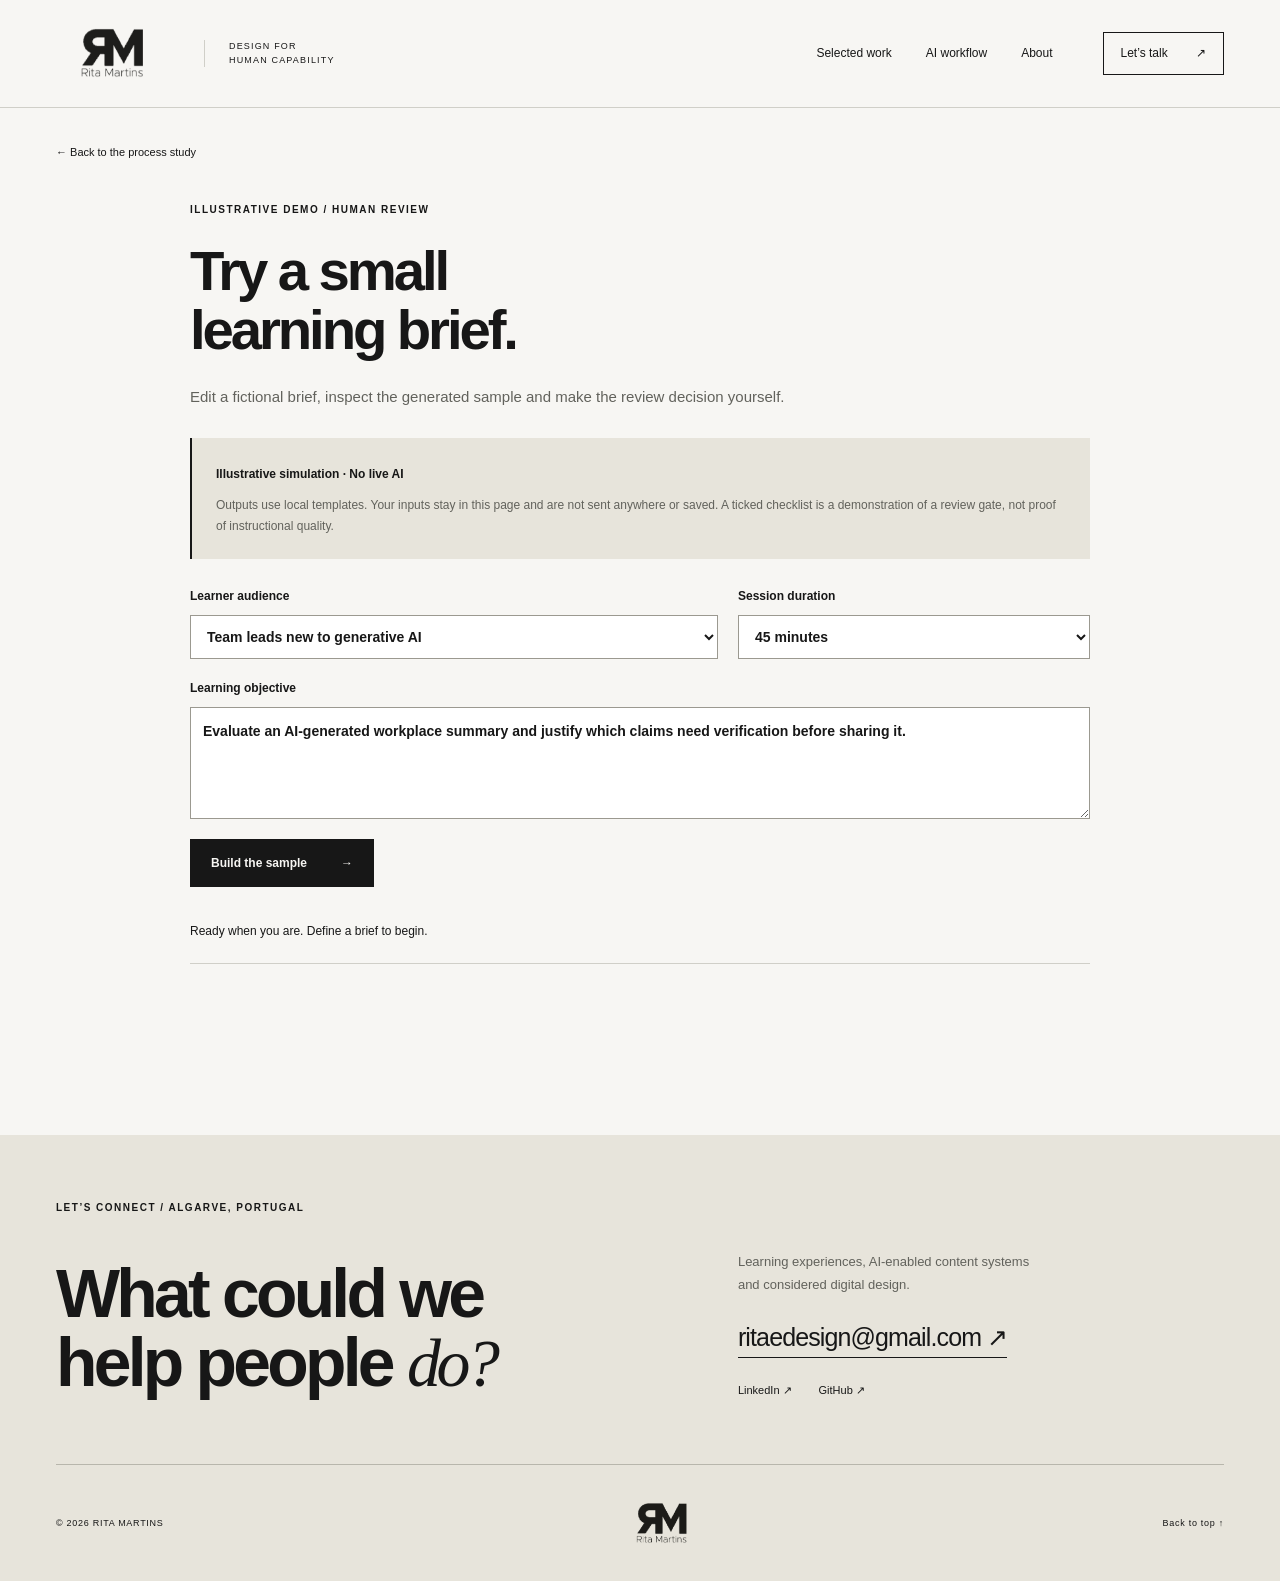
<file: workflow-demo.html>
<!doctype html>
<html lang="en-GB"><head><meta charset="utf-8"><meta name="viewport" content="width=device-width,initial-scale=1">
<title>Illustrative human review demo — Rita Martins</title><meta name="description" content="A fictional, browser-only learning brief demonstrating a human review gate."><meta name="theme-color" content="#f7f6f3">
<meta property="og:type" content="website"><meta property="og:title" content="Illustrative human review demo — Rita Martins"><meta property="og:description" content="A fictional, browser-only learning brief demonstrating a human review gate."><link rel="icon" type="image/png" href="assets/rm-logo.png"><link rel="stylesheet" href="styles.css"><script src="script.js" defer></script><link rel="canonical" href="https://ritelian.github.io/rita-agentic-portfolio/workflow-demo.html"><meta property="og:url" content="https://ritelian.github.io/rita-agentic-portfolio/workflow-demo.html"><meta property="og:image" content="https://ritelian.github.io/rita-agentic-portfolio/assets/rita-portrait.jpg"><meta property="og:image:alt" content="Rita Martins, designer and educator"></head>
<body><a class="skip" href="#main">Skip to content</a><header class="header"><a class="brand" href="index.html" aria-label="Rita Martins home"><img src="assets/rm-logo.png" width="176" height="106" alt="RM — Rita Martins"></a><span class="header-note">DESIGN FOR<br>HUMAN CAPABILITY</span><button class="menu-toggle" hidden aria-expanded="false" aria-controls="navigation">Menu +</button><nav id="navigation" aria-label="Primary"><a href="index.html#work">Selected work</a><a href="workflow.html">AI workflow</a><a href="index.html#about">About</a><a class="nav-contact" href="#contact">Let’s talk <span aria-hidden="true">↗</span></a></nav></header>
<main id="main"><div class="wrap"><a class="breadcrumb" href="workflow.html">← Back to the process study</a><div class="case-layout demo-page"><div class="case-content"><section id="demo" class="demo-section"><div class="kicker">ILLUSTRATIVE DEMO / HUMAN REVIEW</div><h1 class="demo-title">Try a small<br>learning brief.</h1><p>Edit a fictional brief, inspect the generated sample and make the review decision yourself.</p><div class="note"><strong>Illustrative simulation · No live AI</strong><p>Outputs use local templates. Your inputs stay in this page and are not sent anywhere or saved. A ticked checklist is a demonstration of a review gate, not proof of instructional quality.</p></div><noscript><p>The interactive demo needs JavaScript. You can still <a class="text-link" href="samples/ai-learning-blueprint.md" download>download the example blueprint</a>.</p></noscript><form id="workflow-form"><div class="form-grid"><label for="audience">Learner audience<select id="audience" name="audience"><option>Team leads new to generative AI</option><option>Learning designers exploring AI</option><option>Operations teams adopting AI</option></select></label><label for="duration">Session duration<select id="duration" name="duration"><option value="30">30 minutes</option><option value="45" selected>45 minutes</option><option value="60">60 minutes</option></select></label></div><label for="objective">Learning objective<textarea id="objective" name="objective" rows="3" maxlength="280" required>Evaluate an AI-generated workplace summary and justify which claims need verification before sharing it.</textarea></label><button class="button" type="submit">Build the sample <span aria-hidden="true">→</span></button></form><div id="demo-status" class="demo-status" role="status" aria-live="polite">Ready when you are. Define a brief to begin.</div><div id="demo-output" hidden><ol class="stage-track" aria-label="Workflow progress"><li id="stage-brief">01 / Brief defined</li><li id="stage-draft">02 / Sample drafted</li><li id="stage-review">03 / Human review</li></ol><div class="sample-output"><div class="kicker">ILLUSTRATIVE LEARNING PACKAGE</div><h3 id="output-title">Learning brief</h3><p id="output-summary"></p><h4>Learning objective</h4><p id="output-objective"></p><h4>Session plan</h4><ol id="output-plan"></ol><h4>Practice task</h4><p>Compare a fictional meeting note with an AI-style summary. Identify unsupported claims, rewrite the summary and explain your decision.</p><div class="source-pair"><div><strong>Source note · Fictional</strong><p>The team discussed a pilot. A decision will follow a review next week. No budget or launch date was approved.</p></div><div><strong>Draft summary · Deliberately flawed</strong><p>The team approved the pilot and its budget. The launch will take place next week.</p></div></div><h4>Assessment criteria</h4><ul><li>Identifies the unsupported approval, budget and launch claims.</li><li>Rewrites the summary without adding information.</li><li>Explains why verification is needed before sharing.</li></ul><p class="small">This fixed practice task demonstrates AI-output verification. If you enter a different objective, use the alignment review to decide whether to revise the brief or replace the activity.</p></div><fieldset class="review-gate"><legend>Human review / inspect before accepting</legend><label><input type="checkbox" name="qa" value="alignment"> I checked that the activity and assessment match the objective.</label><label><input type="checkbox" name="qa" value="accuracy"> I checked the source, sample answer expectations and factual claims.</label><label><input type="checkbox" name="qa" value="accessibility"> I reviewed the instructions, timing and accessibility for this audience.</label></fieldset><div class="demo-actions"><button class="button" id="approve-sample" type="button" disabled>Accept this sample</button><button class="button secondary" id="revise-sample" type="button">Revise brief ↑</button></div><div id="accepted-actions" hidden><p class="acceptance">Sample accepted in this simulation. No material has been published.</p><div class="demo-actions"><button type="button" class="button secondary" id="download-sample">Download Markdown ↓</button><button type="button" class="text-button" id="print-sample">Print sample ↗</button></div></div></div></section>
</div></div></div></main><footer id="contact" class="footer"><div class="wrap"><div class="kicker">LET’S CONNECT / ALGARVE, PORTUGAL</div><div class="footer-grid"><h2>What could we<br>help people <em>do?</em></h2><div><p>Learning experiences, AI-enabled content systems<br>and considered digital design.</p><a class="email" href="mailto:ritaedesign@gmail.com">ritaedesign@gmail.com ↗</a><div class="social"><a href="https://www.linkedin.com/in/ritaelianamartins/" target="_blank" rel="noopener noreferrer">LinkedIn ↗</a><a href="https://github.com/ritelian" target="_blank" rel="noopener noreferrer">GitHub ↗</a></div></div></div><div class="footer-bottom"><span>© <span id="year">2026</span> RITA MARTINS</span><img src="assets/rm-logo.png" width="176" height="106" alt="RM — Rita Martins"><a href="#main">Back to top ↑</a></div></div></footer></body></html>
</file>
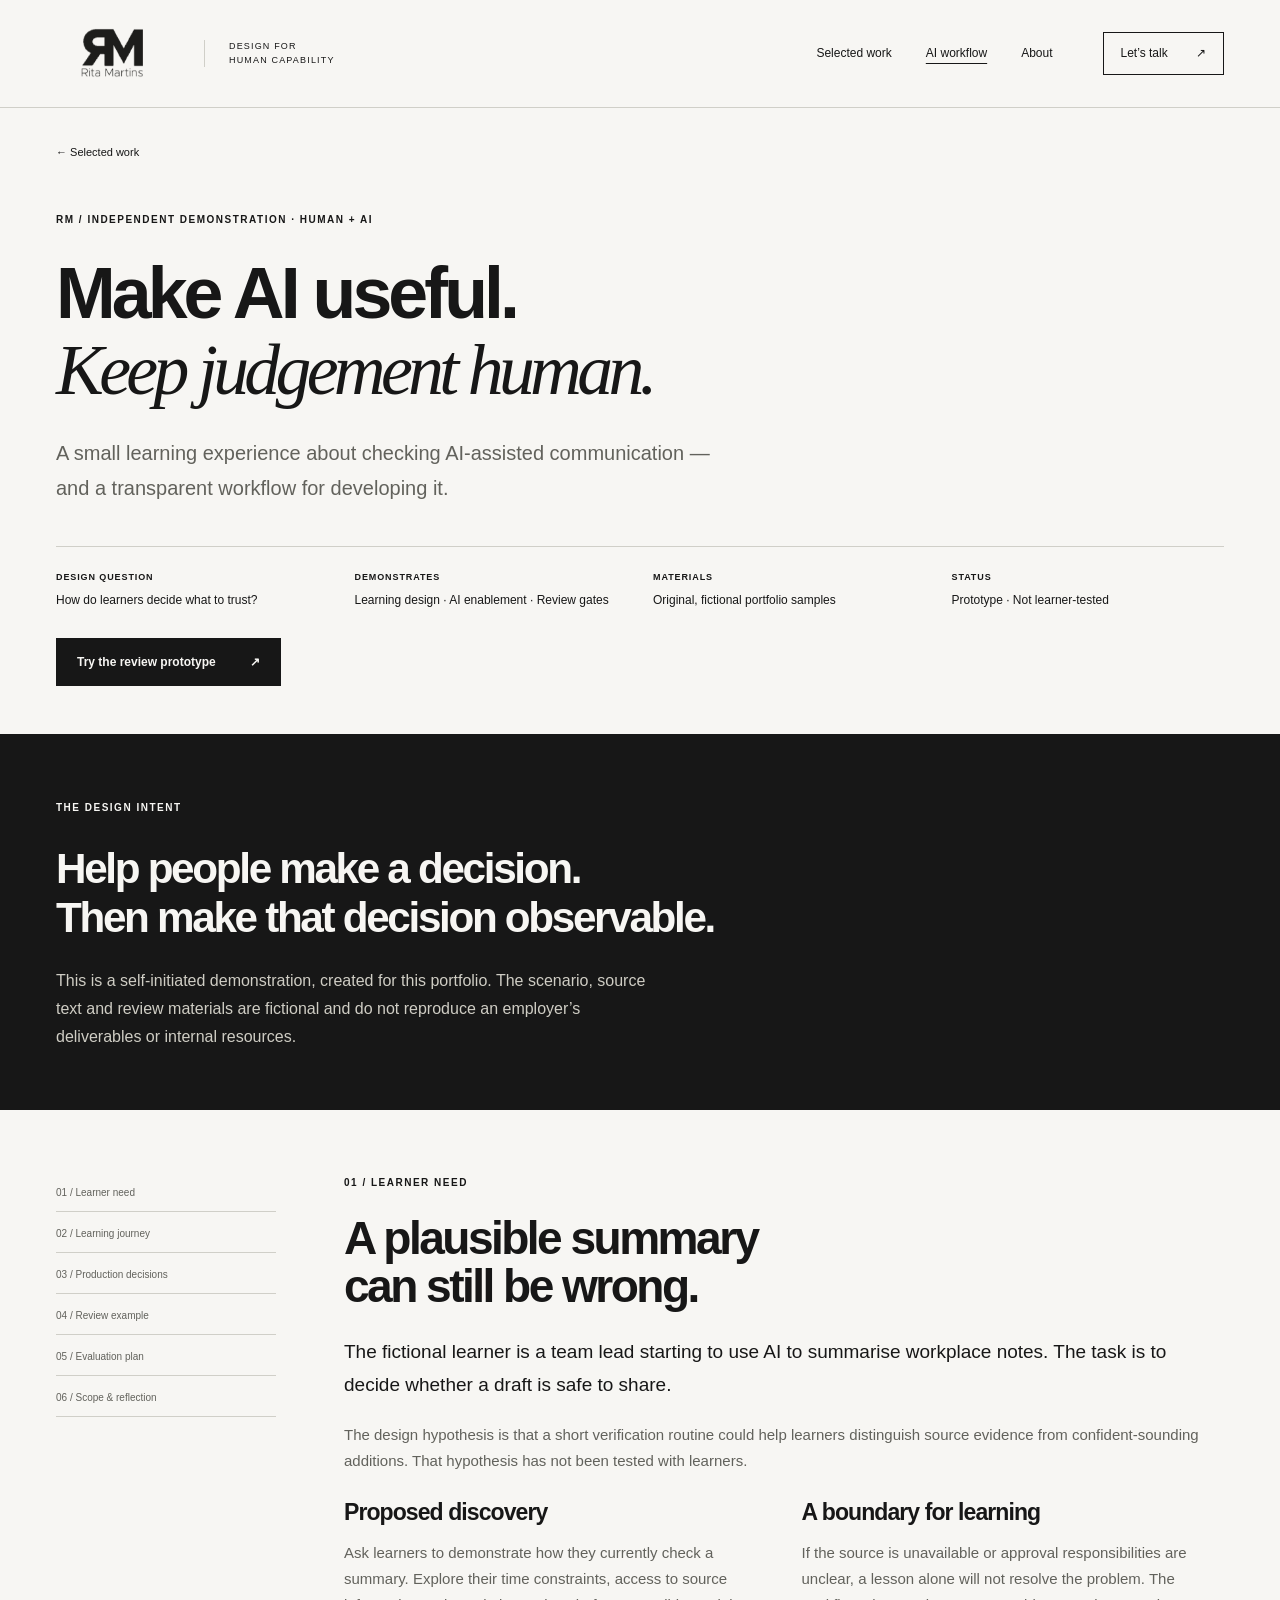
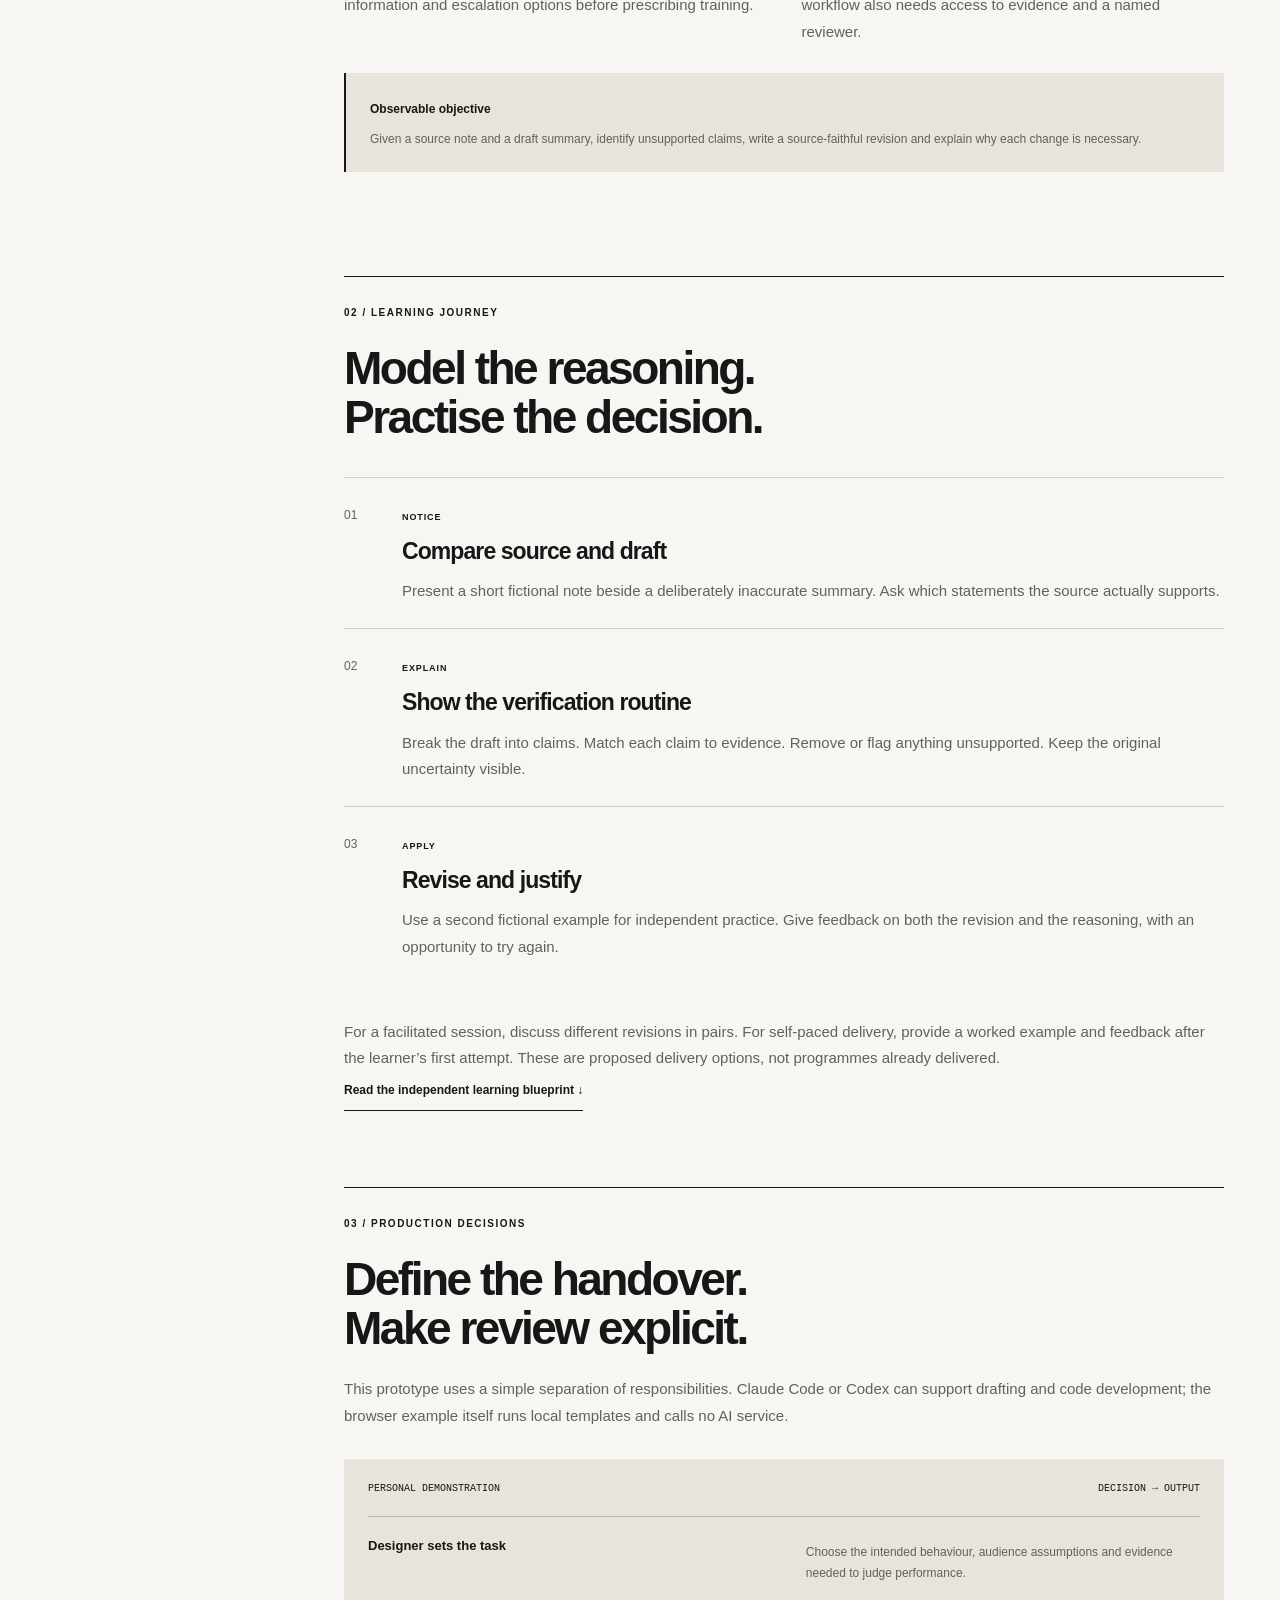
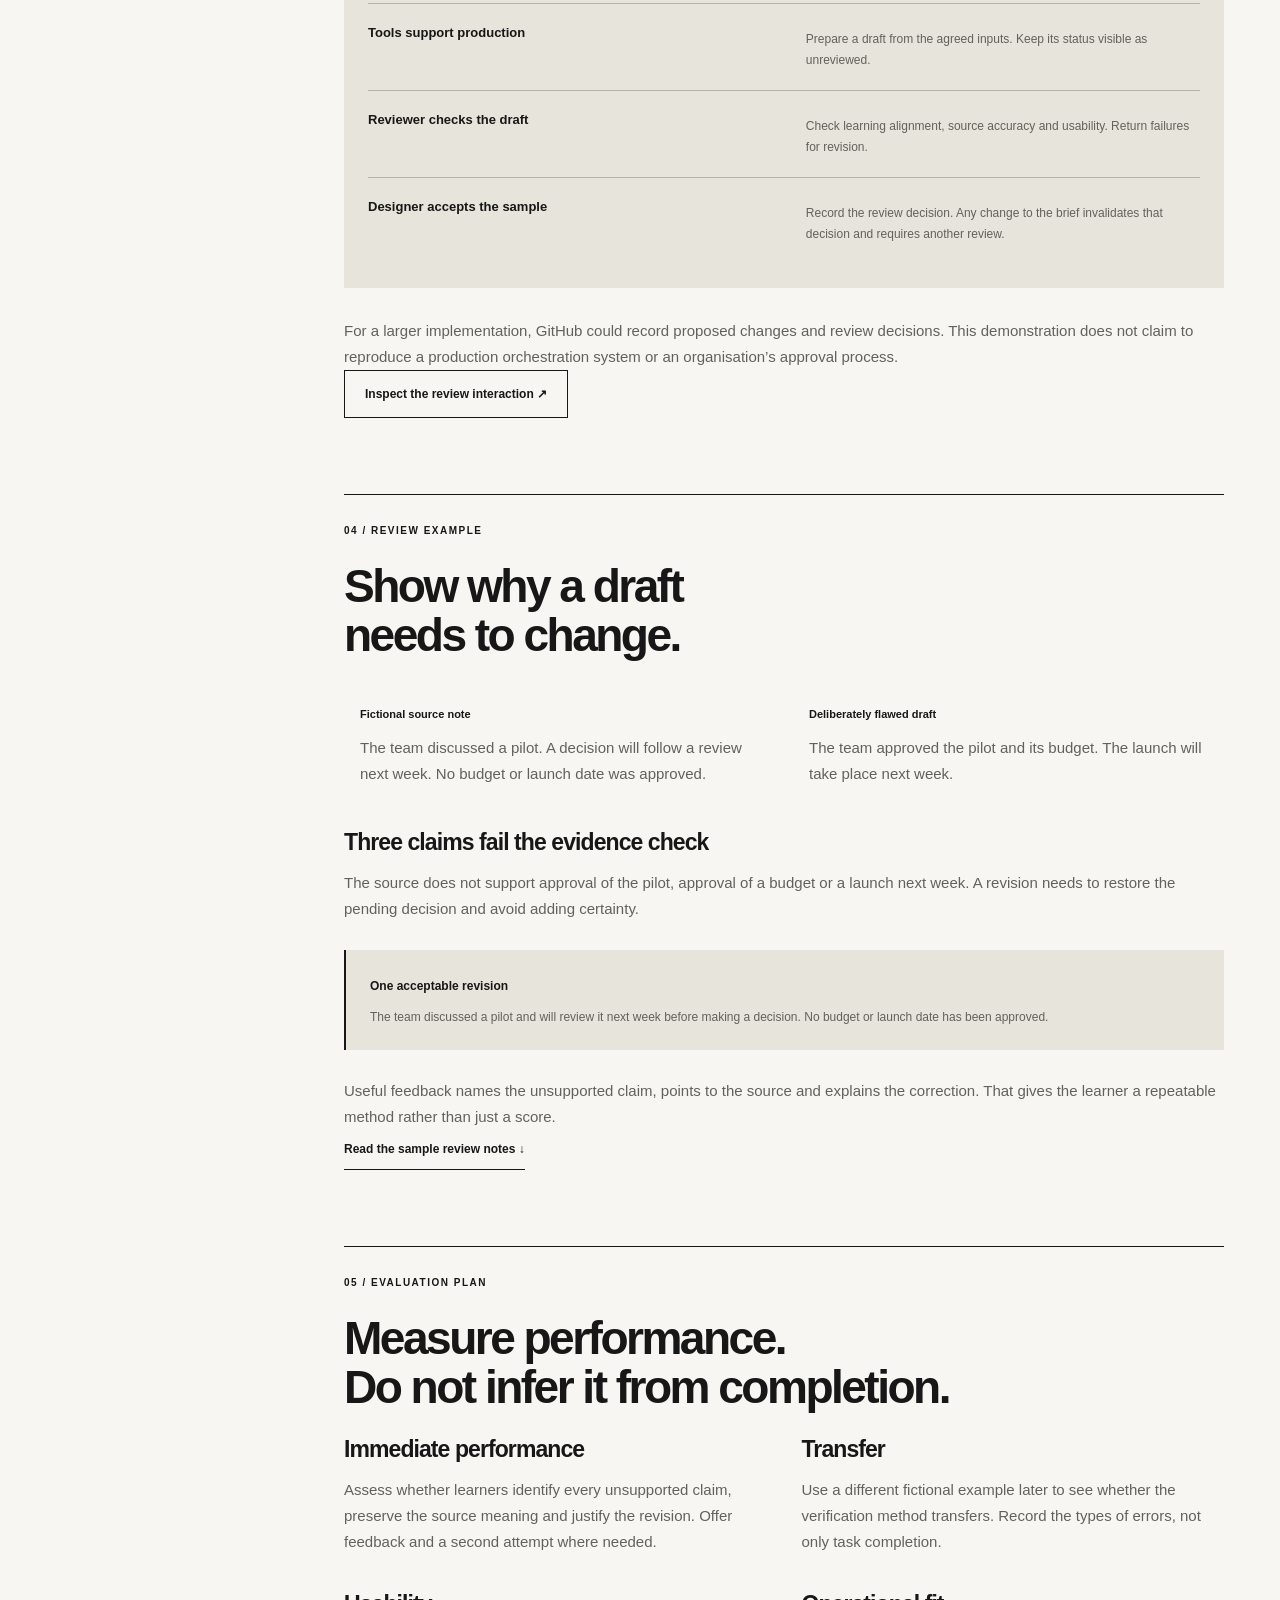
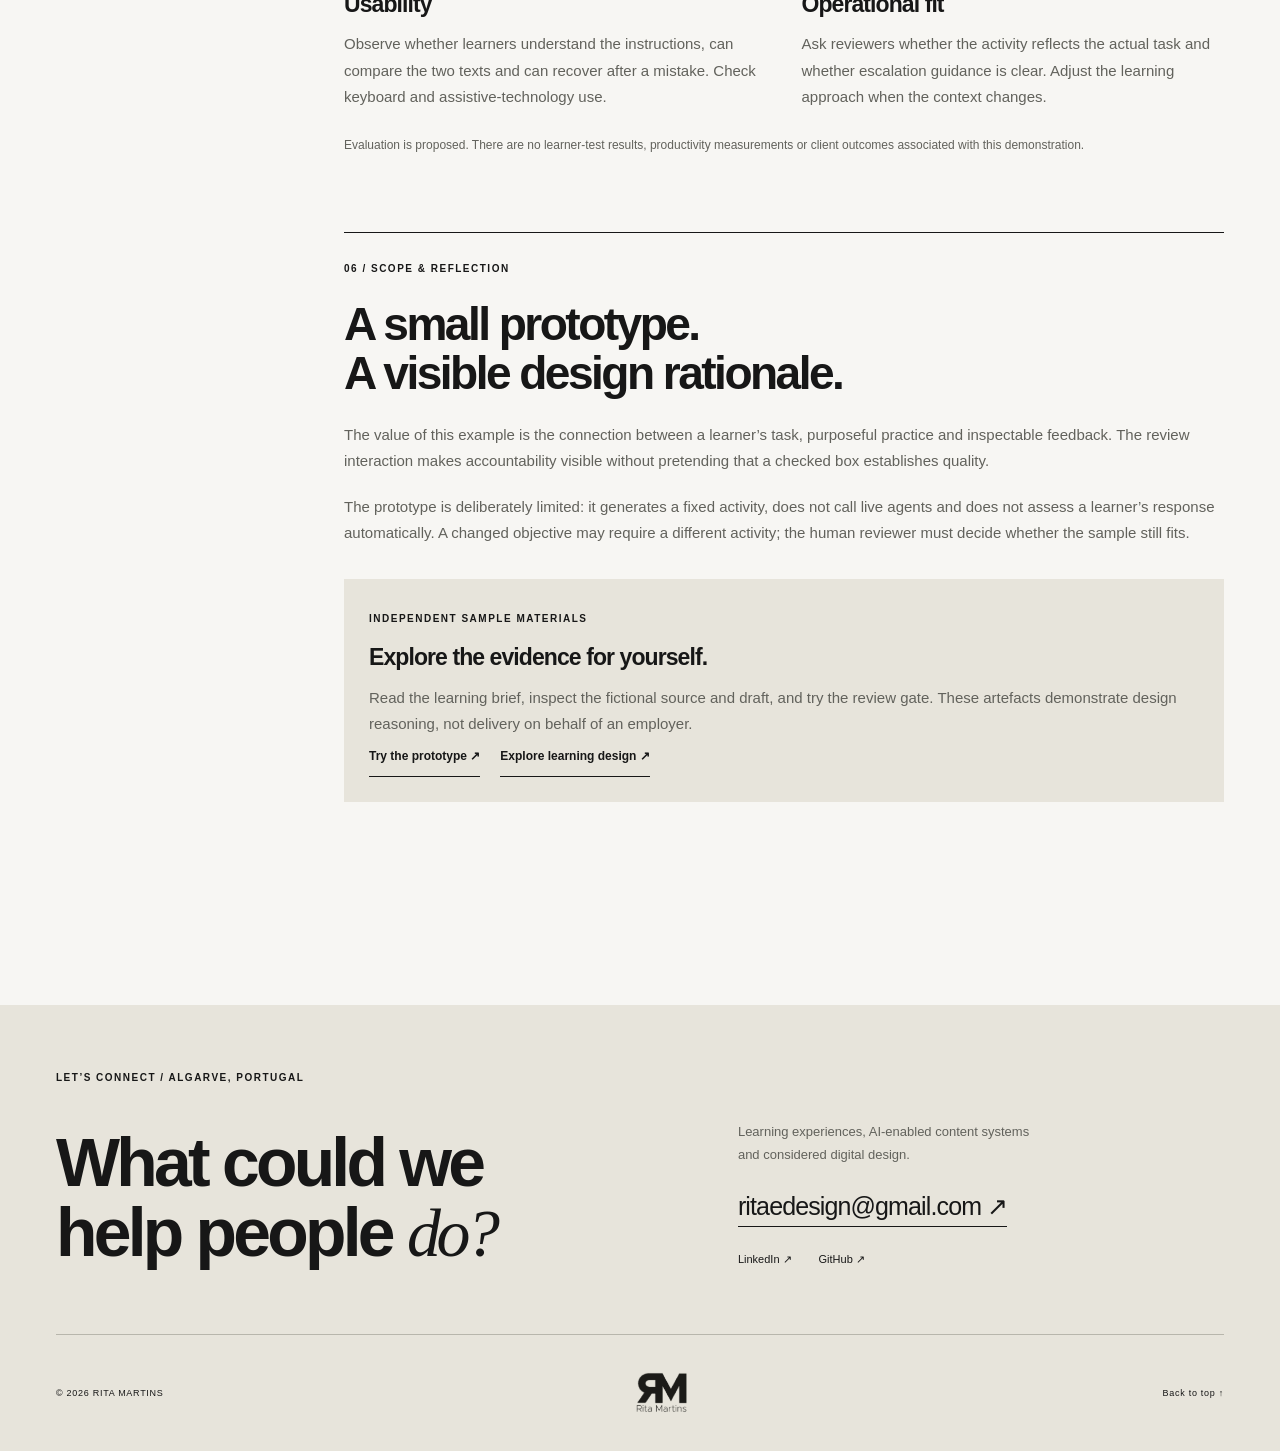
<file: workflow.html>
<!doctype html>
<html lang="en-GB"><head><meta charset="utf-8"><meta name="viewport" content="width=device-width,initial-scale=1">
<title>An independent AI learning demonstration — Rita Martins</title><meta name="description" content="An independent AI learning prototype by Rita Martins: fictional materials, design reasoning and explicit human review."><meta name="theme-color" content="#f7f6f3">
<meta property="og:type" content="website"><meta property="og:title" content="An independent AI learning demonstration — Rita Martins"><meta property="og:description" content="An independent AI learning prototype by Rita Martins: fictional materials, design reasoning and explicit human review."><link rel="icon" type="image/png" href="assets/rm-logo.png"><link rel="stylesheet" href="styles.css"><script src="script.js" defer></script><link rel="canonical" href="https://ritelian.github.io/rita-agentic-portfolio/workflow.html"><meta property="og:url" content="https://ritelian.github.io/rita-agentic-portfolio/workflow.html"><meta property="og:image" content="https://ritelian.github.io/rita-agentic-portfolio/assets/rita-portrait.jpg"><meta property="og:image:alt" content="Rita Martins, designer and educator"></head>
<body><a class="skip" href="#main">Skip to content</a><header class="header"><a class="brand" href="index.html" aria-label="Rita Martins home"><img src="assets/rm-logo.png" width="176" height="106" alt="RM — Rita Martins"></a><span class="header-note">DESIGN FOR<br>HUMAN CAPABILITY</span><button class="menu-toggle" hidden aria-expanded="false" aria-controls="navigation">Menu +</button><nav id="navigation" aria-label="Primary"><a href="index.html#work">Selected work</a><a aria-current="page" href="workflow.html">AI workflow</a><a href="index.html#about">About</a><a class="nav-contact" href="#contact">Let’s talk <span aria-hidden="true">↗</span></a></nav></header>
<main id="main"><div class="wrap"><a class="breadcrumb" href="index.html#work">← Selected work</a><section class="case-hero process-hero"><div class="kicker">RM / INDEPENDENT DEMONSTRATION · HUMAN + AI</div><h1>Make AI useful.<br><em>Keep judgement human.</em></h1><p class="case-deck">A small learning experience about checking AI-assisted communication — and a transparent workflow for developing it.</p><dl class="case-meta"><div><dt>DESIGN QUESTION</dt><dd>How do learners decide what to trust?</dd></div><div><dt>DEMONSTRATES</dt><dd>Learning design · AI enablement · Review gates</dd></div><div><dt>MATERIALS</dt><dd>Original, fictional portfolio samples</dd></div><div><dt>STATUS</dt><dd>Prototype · Not learner-tested</dd></div></dl><a class="button" href="workflow-demo.html">Try the review prototype <span aria-hidden="true">↗</span></a></section></div>
<section class="case-banner"><div class="wrap"><span class="kicker">THE DESIGN INTENT</span><h2>Help people make a decision.<br>Then make that decision observable.</h2><p class="banner-description">This is a self-initiated demonstration, created for this portfolio. The scenario, source text and review materials are fictional and do not reproduce an employer’s deliverables or internal resources.</p></div></section>
<div class="wrap case-layout"><aside class="case-nav" aria-label="Demonstration sections"><a href="#problem">01 / Learner need</a><a href="#system">02 / Learning journey</a><a href="#workflow">03 / Production decisions</a><a href="#human-review">04 / Review example</a><a href="#results">05 / Evaluation plan</a><a href="#reflection">06 / Scope &amp; reflection</a></aside><div class="case-content">
<section id="problem"><div class="kicker">01 / LEARNER NEED</div><h2>A plausible summary<br>can still be wrong.</h2><p class="lead">The fictional learner is a team lead starting to use AI to summarise workplace notes. The task is to decide whether a draft is safe to share.</p><p>The design hypothesis is that a short verification routine could help learners distinguish source evidence from confident-sounding additions. That hypothesis has not been tested with learners.</p><div class="two-col"><article><h3>Proposed discovery</h3><p>Ask learners to demonstrate how they currently check a summary. Explore their time constraints, access to source information and escalation options before prescribing training.</p></article><article><h3>A boundary for learning</h3><p>If the source is unavailable or approval responsibilities are unclear, a lesson alone will not resolve the problem. The workflow also needs access to evidence and a named reviewer.</p></article></div><div class="note"><strong>Observable objective</strong><p>Given a source note and a draft summary, identify unsupported claims, write a source-faithful revision and explain why each change is necessary.</p></div></section>
<section id="system"><div class="kicker">02 / LEARNING JOURNEY</div><h2>Model the reasoning.<br>Practise the decision.</h2><ol class="workflow-steps"><li><span class="step-index">01</span><div><span class="owner">NOTICE</span><h3>Compare source and draft</h3><p>Present a short fictional note beside a deliberately inaccurate summary. Ask which statements the source actually supports.</p></div></li><li><span class="step-index">02</span><div><span class="owner">EXPLAIN</span><h3>Show the verification routine</h3><p>Break the draft into claims. Match each claim to evidence. Remove or flag anything unsupported. Keep the original uncertainty visible.</p></div></li><li><span class="step-index">03</span><div><span class="owner">APPLY</span><h3>Revise and justify</h3><p>Use a second fictional example for independent practice. Give feedback on both the revision and the reasoning, with an opportunity to try again.</p></div></li></ol><p>For a facilitated session, discuss different revisions in pairs. For self-paced delivery, provide a worked example and feedback after the learner’s first attempt. These are proposed delivery options, not programmes already delivered.</p><a class="text-link" href="samples/ai-learning-blueprint.md" download>Read the independent learning blueprint ↓</a></section>
<section id="workflow"><div class="kicker">03 / PRODUCTION DECISIONS</div><h2>Define the handover.<br>Make review explicit.</h2><p>This prototype uses a simple separation of responsibilities. Claude Code or Codex can support drafting and code development; the browser example itself runs local templates and calls no AI service.</p><div class="instruction-map"><div class="instruction-header"><span>PERSONAL DEMONSTRATION</span><span>DECISION → OUTPUT</span></div><div class="instruction-row"><strong>Designer sets the task</strong><p>Choose the intended behaviour, audience assumptions and evidence needed to judge performance.</p></div><div class="instruction-row"><strong>Tools support production</strong><p>Prepare a draft from the agreed inputs. Keep its status visible as unreviewed.</p></div><div class="instruction-row"><strong>Reviewer checks the draft</strong><p>Check learning alignment, source accuracy and usability. Return failures for revision.</p></div><div class="instruction-row"><strong>Designer accepts the sample</strong><p>Record the review decision. Any change to the brief invalidates that decision and requires another review.</p></div></div><p>For a larger implementation, GitHub could record proposed changes and review decisions. This demonstration does not claim to reproduce a production orchestration system or an organisation’s approval process.</p><a class="button secondary" href="workflow-demo.html">Inspect the review interaction ↗</a></section>
<section id="human-review"><div class="kicker">04 / REVIEW EXAMPLE</div><h2>Show why a draft<br>needs to change.</h2><div class="source-pair"><div><strong>Fictional source note</strong><p>The team discussed a pilot. A decision will follow a review next week. No budget or launch date was approved.</p></div><div><strong>Deliberately flawed draft</strong><p>The team approved the pilot and its budget. The launch will take place next week.</p></div></div><h3>Three claims fail the evidence check</h3><p>The source does not support approval of the pilot, approval of a budget or a launch next week. A revision needs to restore the pending decision and avoid adding certainty.</p><div class="note"><strong>One acceptable revision</strong><p>The team discussed a pilot and will review it next week before making a decision. No budget or launch date has been approved.</p></div><p>Useful feedback names the unsupported claim, points to the source and explains the correction. That gives the learner a repeatable method rather than just a score.</p><a class="text-link" href="samples/independent-review-notes.md" download>Read the sample review notes ↓</a></section>
<section id="results"><div class="kicker">05 / EVALUATION PLAN</div><h2>Measure performance.<br>Do not infer it from completion.</h2><div class="two-col"><article><h3>Immediate performance</h3><p>Assess whether learners identify every unsupported claim, preserve the source meaning and justify the revision. Offer feedback and a second attempt where needed.</p></article><article><h3>Transfer</h3><p>Use a different fictional example later to see whether the verification method transfers. Record the types of errors, not only task completion.</p></article><article><h3>Usability</h3><p>Observe whether learners understand the instructions, can compare the two texts and can recover after a mistake. Check keyboard and assistive-technology use.</p></article><article><h3>Operational fit</h3><p>Ask reviewers whether the activity reflects the actual task and whether escalation guidance is clear. Adjust the learning approach when the context changes.</p></article></div><p class="small">Evaluation is proposed. There are no learner-test results, productivity measurements or client outcomes associated with this demonstration.</p></section>
<section id="reflection"><div class="kicker">06 / SCOPE &amp; REFLECTION</div><h2>A small prototype.<br>A visible design rationale.</h2><p>The value of this example is the connection between a learner’s task, purposeful practice and inspectable feedback. The review interaction makes accountability visible without pretending that a checked box establishes quality.</p><p>The prototype is deliberately limited: it generates a fixed activity, does not call live agents and does not assess a learner’s response automatically. A changed objective may require a different activity; the human reviewer must decide whether the sample still fits.</p><div class="demo-invitation"><span class="kicker">INDEPENDENT SAMPLE MATERIALS</span><h3>Explore the evidence for yourself.</h3><p>Read the learning brief, inspect the fictional source and draft, and try the review gate. These artefacts demonstrate design reasoning, not delivery on behalf of an employer.</p><div class="demo-actions"><a class="text-link" href="workflow-demo.html">Try the prototype ↗</a><a class="text-link" href="learning-design.html">Explore learning design ↗</a></div></div></section></div></div>
</main><footer id="contact" class="footer"><div class="wrap"><div class="kicker">LET’S CONNECT / ALGARVE, PORTUGAL</div><div class="footer-grid"><h2>What could we<br>help people <em>do?</em></h2><div><p>Learning experiences, AI-enabled content systems<br>and considered digital design.</p><a class="email" href="mailto:ritaedesign@gmail.com">ritaedesign@gmail.com ↗</a><div class="social"><a href="https://www.linkedin.com/in/ritaelianamartins/" target="_blank" rel="noopener noreferrer">LinkedIn ↗</a><a href="https://github.com/ritelian" target="_blank" rel="noopener noreferrer">GitHub ↗</a></div></div></div><div class="footer-bottom"><span>© <span id="year">2026</span> RITA MARTINS</span><img src="assets/rm-logo.png" width="176" height="106" alt="RM — Rita Martins"><a href="#main">Back to top ↑</a></div></div></footer></body></html>
</file>
<file: styles.css>
:root{--paper:#f7f6f3;--ink:#171717;--muted:#62625c;--line:#d0cfc8;--sand:#e7e4db;--max:1328px}*{box-sizing:border-box}html{scroll-behavior:smooth;scroll-padding-top:30px}body{margin:0;background:var(--paper);color:var(--ink);font-family:Arial,Helvetica,sans-serif;-webkit-font-smoothing:antialiased;line-height:1.6}a{color:inherit;text-decoration:none}img{display:block;max-width:100%;height:auto}button,input,select,textarea{font:inherit}button,a,input,select,textarea,summary{-webkit-tap-highlight-color:transparent}button{cursor:pointer}button:disabled{cursor:not-allowed;opacity:.48}a:focus-visible,button:focus-visible,summary:focus-visible,input:focus-visible,textarea:focus-visible,select:focus-visible{outline:3px solid #75623b;outline-offset:5px}::selection{background:#d7cfb8}h1,h2,h3,h4,p,figure{margin:0}h1,h2,h3,h4{line-height:1.06}h1,h2,h3{letter-spacing:-.055em}h1{font-size:clamp(3.2rem,6.8vw,6.3rem);font-weight:700}h2{font-size:clamp(2.5rem,4.4vw,4.25rem)}h3{font-size:clamp(1.65rem,2.6vw,2.6rem)}h4{font-size:1.15rem;line-height:1.35;margin:26px 0 12px}em{font-family:Georgia,'Times New Roman',serif;font-weight:400;letter-spacing:-.065em}p{color:var(--muted);font-size:1rem;line-height:1.75}p+p{margin-top:20px}.wrap{max-width:var(--max);margin:auto;padding-inline:56px}.kicker{font-family:Arial,Helvetica,sans-serif;font-size:10px;line-height:1.5;letter-spacing:.15em;font-weight:700}.muted{color:var(--muted)}.small{font-size:.82rem}.lead{font-size:1.2rem}.skip{position:fixed;top:-100px;left:16px;background:var(--ink);color:white;padding:12px 22px;z-index:100}.skip:focus{top:16px}.header{max-width:1600px;margin:auto;min-height:108px;display:flex;align-items:center;gap:32px;border-bottom:1px solid var(--line);padding:16px 56px}.brand{width:116px;flex-shrink:0}.brand img{width:116px;mix-blend-mode:multiply}.header-note{font-size:9px;line-height:1.5;letter-spacing:.13em;border-left:1px solid var(--line);padding-left:24px}.header nav{display:flex;align-items:center;gap:34px;margin-left:auto;font-size:12px}.header nav a{padding-block:12px}.header nav a:hover,.header nav a[aria-current]{text-decoration:underline;text-underline-offset:6px}.header .nav-contact{border:1px solid var(--ink);padding:11px 17px;margin-left:16px}.nav-contact span{margin-left:25px}.menu-toggle{display:none}.hero{padding-top:27px}.hero-meta{display:flex;justify-content:space-between;gap:20px}.hero-grid{display:grid;grid-template-columns:1.6fr 1fr;gap:60px;align-items:center;padding-top:58px}.role{font-size:12px;color:var(--ink);margin-bottom:23px}.hero h1{line-height:.98}.hero h1 em{display:inline-block;margin-top:8px}.intro{max-width:470px;font-size:16px;margin-top:29px;margin-bottom:26px}.button{display:inline-flex;align-items:center;justify-content:space-between;gap:34px;border:1px solid var(--ink);background:var(--ink);color:var(--paper);padding:14px 20px;font-size:12px;line-height:1.5;font-weight:700;min-height:46px;text-align:left;transition:background .18s,transform .18s}.button:not(:disabled):hover{background:#363630;transform:translateY(-2px)}.button.secondary{background:transparent;color:var(--ink)}.button.secondary:hover{background:var(--sand)}.portrait{position:relative;align-self:stretch;max-width:360px;justify-self:end;width:100%;padding-top:20px}.portrait>img{width:100%;height:453px;object-fit:cover;filter:grayscale(1);object-position:center 33%}.portrait figcaption{display:flex;justify-content:space-between;gap:10px;font-size:8px;letter-spacing:.08em;padding-top:13px}.portrait-note{position:absolute;bottom:60px;left:-44px;line-height:1.03;font-size:43px;letter-spacing:-.06em;background:var(--paper);padding:18px 25px 18px 0;font-family:Georgia,serif;font-style:italic}.hero-bottom{border-top:1px solid var(--line);display:flex;justify-content:space-between;gap:20px;font-size:9px;letter-spacing:.12em;margin-top:61px;padding-block:21px}.intro-section{padding-top:95px;padding-bottom:104px;display:grid;grid-template-columns:1fr 2.6fr;column-gap:48px;row-gap:24px}.intro-section h2{font-size:clamp(2rem,3.1vw,3rem);line-height:1.16}.intro-section>p{grid-column:2;max-width:630px;font-size:16px}.intro-section .kicker{padding-top:10px}.section-heading{border-top:1px solid var(--ink);padding-top:24px;display:flex;justify-content:space-between;align-items:end;gap:45px;margin-bottom:46px}.section-heading h2{margin-top:22px}.section-heading>p{font-size:14px;max-width:350px}.featured-project{display:grid;grid-template-columns:1.3fr 1fr;gap:54px;align-items:center}.workflow-art,.learning-art,.python-art{position:relative;display:flex;flex-direction:column;min-height:465px;padding:26px 28px;background:var(--ink);color:var(--paper);overflow:hidden}.art-top,.art-bottom{display:flex;justify-content:space-between;gap:15px;font-size:9px;font-weight:700;letter-spacing:.09em}.art-bottom{margin-top:auto;align-items:center;padding-top:30px}.art-bottom>span:last-child{font-size:27px;line-height:1}.art-statement{font-size:clamp(2.3rem,3.8vw,3.4rem);font-weight:700;line-height:1.07;letter-spacing:-.055em;margin-top:48px}.art-statement>span{display:block;font-family:Georgia,serif;font-style:italic;font-weight:400;font-size:.68em;color:#c1bfb5;margin-top:14px}.mini-flow{display:flex;align-items:center;gap:11px;margin-top:37px}.mini-flow>span{border:1px solid #77766e;padding:14px 14px;flex:1;font-size:9px;font-weight:700;letter-spacing:.08em}.mini-flow small{display:block;font-weight:400;font-size:10px;letter-spacing:0;margin-top:5px;color:#c9c7be}.mini-flow b{font-size:13px;font-weight:400}.mini-flow .white-node{color:var(--ink);background:var(--paper);border-color:var(--paper)}.mini-flow .white-node small{color:#55554c}.workflow-art:hover .art-bottom>span:last-child,.learning-art:hover .art-bottom>span:last-child,.python-art:hover .art-bottom>span:last-child{transform:translate(3px,-3px)}.art-bottom>span:last-child{transition:transform .2s}.featured-copy h3{margin:21px 0;font-size:clamp(2rem,3.2vw,3rem)}.featured-copy>p{font-size:14px}.featured-copy .small{font-size:12px}.tags{display:flex;flex-wrap:wrap;gap:7px;margin-top:24px}.tags span{font-size:9px;padding:6px 9px;border:1px solid var(--line)}.text-link{font-size:12px;font-weight:700;border-bottom:1px solid var(--ink);display:inline-block;padding:9px 0;line-height:1.7}.featured-copy .text-link{margin-top:23px}.text-link:hover{border-bottom-width:2px}.project-pair{display:grid;grid-template-columns:1fr 1fr;gap:32px;margin-top:76px}.learning-art,.python-art{min-height:370px}.learning-art{background:var(--sand);color:var(--ink)}.blueprint{margin-top:37px}.blueprint>div{border-top:1px solid #99978f;display:grid;grid-template-columns:34px 1fr;align-items:baseline;padding:11px 0}.blueprint>div>span{font-size:10px}.blueprint strong{font-size:30px;letter-spacing:-.06em;line-height:1.3}.blueprint small{grid-column:2;font-size:11px;color:#57564e}.python-art{background:#deddd8;color:var(--ink)}.code-sheet{background:var(--paper);margin-top:30px;padding:19px 22px;box-shadow:12px 12px 0 #cbc9c1}.code-label{font-size:8px;letter-spacing:.06em}.code-sheet pre{font-size:12px;line-height:1.8;margin:12px 0 0;white-space:pre-wrap}.code-sheet code>span{color:#68675e}.project-text{padding-top:24px}.project-text h3{margin:15px 0}.project-text p{font-size:14px;max-width:460px}.project-text .text-link{margin-top:17px}.work{padding-bottom:106px}.method{background:var(--ink);color:var(--paper);padding:85px 0 94px}.method-grid{display:grid;grid-template-columns:1.2fr 1fr;gap:78px;margin-top:37px}.method h2{font-size:clamp(2.3rem,3.8vw,3.65rem);line-height:1.12}.method em{color:#c8c4b7}.principles article{display:flex;gap:23px;border-top:1px solid #54544c;padding:18px 0}.principles article>span{font-size:10px;color:#c5c3b8}.principles h3{font-size:17px;letter-spacing:-.025em;margin-bottom:10px;line-height:1.3}.principles p{font-size:13px;color:#bdbcb4}.design-section{padding-top:108px;padding-bottom:105px}.design-grid{display:grid;grid-template-columns:1fr 1fr;gap:80px;align-items:center}.type-specimen{background:var(--sand);padding:28px 30px}.type-specimen .kicker{font-size:8px}.type-specimen>strong{font-size:clamp(90px,10vw,155px);letter-spacing:-.09em;line-height:1.6;display:flex;justify-content:space-between;font-weight:400}.type-specimen>strong span{font-size:.75em;font-weight:400}.specimen-rule{height:2px;background:var(--ink)}.swatches{display:flex;justify-content:space-between;padding-top:19px;font-size:9px;letter-spacing:.08em}.design-grid h3{margin-bottom:22px}.design-grid p{font-size:15px}.design-grid .text-link{margin-top:22px}.about{padding-bottom:110px}.about>.kicker{padding-top:22px;border-top:1px solid var(--ink)}.about-grid{display:grid;grid-template-columns:1.1fr 1fr;gap:74px;margin-top:36px}.about-grid h2{line-height:1.1}.about-grid p{font-size:15px}.about-grid .lead{font-size:19px;color:var(--ink)}.facts{margin:29px 0 20px}.facts>div{display:grid;grid-template-columns:85px 1fr;gap:15px;border-top:1px solid var(--line);padding:15px 0}.facts dt{font-size:9px;letter-spacing:.1em}.facts dd{font-size:12px;margin:0}.footer{background:var(--sand);padding-top:65px}.footer-grid{display:grid;grid-template-columns:1.3fr 1fr;gap:50px;align-items:end;margin:36px 0 65px}.footer h2{font-size:clamp(2.7rem,5.3vw,5rem);line-height:1.03}.footer p{font-size:13px}.email{display:inline-block;font-size:clamp(17px,2vw,25px);letter-spacing:-.035em;border-bottom:1px solid var(--ink);margin-top:20px;overflow-wrap:anywhere}.social{display:flex;gap:27px;font-size:11px;margin-top:24px}.social a:hover{text-decoration:underline}.footer-bottom{border-top:1px solid #b8b6ac;display:flex;align-items:center;justify-content:space-between;gap:20px;min-height:117px;font-size:9px;letter-spacing:.08em}.footer-bottom img{width:94px;mix-blend-mode:multiply}.breadcrumb{display:inline-block;font-size:11px;margin-top:28px;padding:8px 0}.case-hero{padding:42px 0 48px}.case-hero h1{font-size:clamp(3rem,6.1vw,5.8rem);margin:28px 0;line-height:1.06;max-width:1060px}.case-deck{font-size:20px;max-width:660px}.case-meta{display:grid;grid-template-columns:repeat(4,1fr);gap:26px;border-top:1px solid var(--line);padding-top:23px;margin-top:40px}.case-meta dt{font-size:9px;letter-spacing:.1em;font-weight:700}.case-meta dd{font-size:12px;margin:7px 0 0}.case-banner{background:var(--ink);color:var(--paper);padding:59px 0}.case-banner h2{font-size:clamp(1.8rem,3.3vw,3rem);margin-top:25px;line-height:1.17}.banner-flow{display:flex;align-items:center;gap:22px;flex-wrap:wrap;margin-top:40px;font-size:12px}.banner-flow>span{border-bottom:1px solid #77756b;padding-bottom:11px}.banner-flow b{font-weight:400;color:#aaa89b}.case-layout{display:grid;grid-template-columns:220px minmax(0,1fr);gap:68px;padding-top:65px;padding-bottom:95px}.case-nav{align-self:start;position:sticky;top:25px;display:flex;flex-direction:column;gap:4px}.case-nav a{font-size:10px;padding:10px 0;color:var(--muted);border-bottom:1px solid var(--line)}.case-nav a:hover{color:var(--ink)}.case-content{min-width:0}.case-content section{padding-bottom:76px;scroll-margin-top:30px}.case-content section+section{border-top:1px solid var(--ink);padding-top:28px}.case-content h2{font-size:clamp(2.3rem,3.6vw,3.5rem);margin:24px 0}.case-content h3{font-size:23px;letter-spacing:-.04em;margin:26px 0 13px;line-height:1.2}.case-content p{font-size:15px}.case-content .lead{font-size:19px;color:var(--ink)}.note{background:var(--sand);border-left:2px solid var(--ink);padding:22px 24px;margin:28px 0}.note strong{font-size:12px}.note p{font-size:12px;margin-top:9px}.two-col{display:grid;grid-template-columns:1fr 1fr;gap:35px;margin:25px 0}.two-col h3{margin-top:0}.clean-list{padding-left:20px;margin:20px 0 30px}.clean-list li{padding:8px 0;font-size:14px;line-height:1.7;color:var(--muted)}.clean-list strong{color:var(--ink)}.workflow-steps{list-style:none;padding:0;margin:35px 0}.workflow-steps>li{display:grid;grid-template-columns:40px 1fr;gap:18px;border-top:1px solid var(--line);padding:24px 0}.step-index{font-size:12px;color:var(--muted);padding-top:4px}.owner{font-size:9px;font-weight:700;letter-spacing:.1em}.workflow-steps h3{margin-top:10px}.workflow-steps small{font-size:11px;display:block;margin-top:13px;color:var(--muted)}.workflow-steps .human-step{background:var(--sand);padding:24px 20px;margin-inline:-20px;border-color:var(--sand)}details{border-block:1px solid var(--line);padding:17px 0}summary{cursor:pointer;font-size:13px;font-weight:700;line-height:1.5}details p{margin-top:15px}.terminal{font-family:ui-monospace,SFMono-Regular,Consolas,monospace;background:var(--ink);color:var(--paper);padding:25px;font-size:12px;line-height:1.9;overflow:auto;tab-size:2}.form-grid{display:grid;grid-template-columns:1.5fr 1fr;gap:20px}form label{display:block;font-size:12px;font-weight:700}select,textarea{display:block;width:100%;border:1px solid #9b9990;background:#fff;color:var(--ink);padding:12px;border-radius:0;margin:9px 0 20px;font-size:14px;line-height:1.6}textarea{resize:vertical;min-height:112px}.demo-status{font-size:12px;padding:20px 0;border-bottom:1px solid var(--line);margin-top:15px;min-height:62px}.stage-track{padding:0;list-style:none;display:grid;grid-template-columns:repeat(3,1fr);gap:10px;margin-top:22px}.stage-track li{font-size:10px;padding:10px;border:1px solid var(--line)}.stage-track li.done{background:var(--sand);border-color:#918d80}.stage-track li.current{background:var(--ink);color:white}.sample-output{background:#fff;padding:27px;margin-top:23px;border:1px solid var(--line)}.sample-output p,.sample-output li{font-size:13px}.sample-output ol,.sample-output ul{padding-left:20px;line-height:1.8}.source-pair{display:grid;grid-template-columns:1fr 1fr;gap:18px;margin-top:22px}.source-pair>div{padding:16px;background:var(--paper)}.source-pair strong{font-size:11px}.source-pair p{margin-top:9px}.review-gate{border:1px solid var(--line);margin:25px 0;padding:17px 20px 20px}.review-gate legend{font-size:12px;font-weight:700;padding:0 7px}.review-gate label{display:flex;align-items:flex-start;gap:12px;font-size:12px;margin-top:14px;cursor:pointer}.review-gate input{margin:3px 0 0;width:18px;height:18px;flex-shrink:0;accent-color:var(--ink)}.demo-actions{display:flex;align-items:center;gap:20px;flex-wrap:wrap}.text-button{border:0;border-bottom:1px solid var(--ink);padding:8px 0;background:none;font-size:12px;font-weight:700}.acceptance{padding:18px 0;color:var(--ink)!important;font-weight:700}.demo-section .small{font-size:11px}blockquote{margin:35px 0;font-family:Georgia,serif;font-style:italic;font-size:29px;line-height:1.35;letter-spacing:-.03em;padding-left:24px;border-left:2px solid var(--ink)}.blueprint-table{overflow-x:auto;margin:27px 0}table{border-collapse:collapse;width:100%;text-align:left;font-size:12px;line-height:1.65}caption{text-align:left;font-size:17px;font-weight:700;padding-bottom:18px}th,td{border-top:1px solid var(--line);padding:16px 12px;vertical-align:top}thead th{background:var(--sand);font-size:10px;letter-spacing:.07em}tbody th{min-width:105px}td{min-width:130px;color:var(--muted)}[hidden]{display:none!important}
@media(min-width:1450px){.hero-grid{gap:90px}.portrait{max-width:375px}.portrait>img{height:485px}}
@media(max-width:1050px){.wrap{padding-inline:34px}.header{padding-inline:34px;gap:20px}.header-note{display:none}.header nav{gap:23px}.hero-grid{gap:34px;grid-template-columns:1.4fr 1fr}.hero h1{font-size:7vw}.portrait>img{height:410px}.portrait-note{font-size:34px;left:-20px}.featured-project{gap:30px;grid-template-columns:1.15fr 1fr}.workflow-art{padding:23px;min-height:445px}.mini-flow{gap:6px}.mini-flow>span{padding:12px 8px}.intro-section{grid-template-columns:1fr 3fr;gap:26px}.method-grid,.about-grid,.design-grid{gap:40px}.case-layout{grid-template-columns:155px minmax(0,1fr);gap:38px}.case-meta{grid-template-columns:repeat(2,1fr)}.case-hero h1{font-size:7vw}.header .nav-contact{margin-left:0}.learning-art,.python-art{padding:23px 20px}.code-sheet{padding:16px}.code-sheet pre{font-size:11px}}
@media(max-width:720px){.wrap{padding-inline:23px}.header{padding:9px 23px;min-height:85px;flex-wrap:wrap;gap:8px 20px}.brand,.brand img{width:100px}.header nav{width:100%;display:flex;flex-wrap:wrap;gap:10px 24px;margin-left:0;padding:12px 0}.header nav a{font-size:12px}.header .nav-contact{border:0;padding:12px 0}.nav-contact span{margin-left:5px}.js .menu-toggle{display:block;margin-left:auto;border:1px solid var(--ink);background:transparent;padding:9px 14px;font-size:12px;min-height:44px}.js .header nav{display:none}.js .header nav.open{display:flex}.hero{padding-top:22px}.hero-meta{font-size:8px;gap:15px}.hero-meta>span:last-child{text-align:right}.hero-grid{grid-template-columns:1fr;padding-top:38px;gap:37px}.role{font-size:11px;margin-bottom:18px}.hero h1{font-size:clamp(48px,10.9vw,78px)}.intro{font-size:15px;margin-top:25px;max-width:490px}.portrait{max-width:none;display:grid;grid-template-columns:1fr;justify-self:stretch;padding-top:0}.portrait>img{width:72%;max-width:320px;height:330px;margin-left:auto;object-position:center 26%}.portrait-note{left:0;bottom:48px;font-size:40px;padding-right:20px}.portrait figcaption{font-size:7px;padding-top:14px;gap:10px}.hero-bottom{margin-top:32px;padding-block:17px;font-size:8px;flex-wrap:wrap;gap:13px}.hero-bottom>span:nth-child(2){display:none}.intro-section{display:block;padding-top:56px;padding-bottom:65px}.intro-section h2{margin:24px 0;font-size:30px}.intro-section>p{font-size:15px}.section-heading{display:block;margin-bottom:30px}.section-heading h2{margin-top:20px;font-size:42px}.section-heading>p{margin-top:22px;font-size:14px}.section-heading>p br{display:none}.featured-project{grid-template-columns:1fr;gap:30px}.workflow-art{min-height:380px;padding:24px}.art-statement{font-size:40px;margin-top:33px}.mini-flow{margin-top:28px;gap:8px}.mini-flow>span{padding:12px 10px}.featured-copy h3{font-size:36px}.featured-copy h3 br{display:none}.featured-copy>p{font-size:15px}.project-pair{grid-template-columns:1fr;gap:45px;margin-top:50px}.learning-art,.python-art{min-height:340px}.code-sheet{padding:20px}.code-sheet pre{font-size:13px}.project-text h3{font-size:31px}.project-text p{font-size:15px}.work{padding-bottom:67px}.method{padding:55px 0 58px}.method-grid{grid-template-columns:1fr;gap:35px;margin-top:28px}.method h2{font-size:37px}.principles p{font-size:14px}.design-section{padding-top:65px;padding-bottom:65px}.design-grid{grid-template-columns:1fr;gap:30px}.type-specimen>strong{font-size:125px;line-height:1.4}.design-grid h3{font-size:29px}.about{padding-bottom:67px}.about-grid{grid-template-columns:1fr;gap:30px}.about-grid h2{font-size:41px}.about-grid .lead{font-size:18px}.footer{padding-top:45px}.footer-grid{grid-template-columns:1fr;gap:29px;margin:29px 0 37px}.footer h2{font-size:45px}.footer-bottom{gap:15px;font-size:8px;min-height:100px}.footer-bottom img{width:70px}.case-hero{padding-top:29px;padding-bottom:27px}.case-hero h1{font-size:clamp(40px,9vw,62px);margin-block:24px;overflow-wrap:break-word}.case-deck{font-size:17px}.case-meta{gap:22px 16px;margin-top:28px}.case-meta dd{font-size:11px}.case-banner{padding:39px 0}.case-banner h2{font-size:28px}.case-banner h2 br{display:none}.banner-flow{gap:11px;font-size:10px;margin-top:28px}.case-layout{display:block;padding-top:24px;padding-bottom:24px}.case-nav{position:static;display:grid;grid-template-columns:1fr 1fr;gap:0 20px;margin-bottom:42px}.case-nav a{font-size:10px}.case-content h2{font-size:35px}.case-content .lead{font-size:17px}.case-content p{font-size:15px}.case-content section{padding-bottom:48px}.two-col{grid-template-columns:1fr;gap:25px}.two-col h3{margin:0 0 12px}.note{padding:18px}.note p{font-size:12px}.workflow-steps{margin-top:27px}.workflow-steps>li{grid-template-columns:25px 1fr;gap:13px}.workflow-steps .human-step{margin-inline:-10px;padding-inline:10px}.workflow-steps h3{font-size:21px}.workflow-steps p{font-size:14px}.terminal{font-size:11px;padding:18px}.form-grid{grid-template-columns:1fr;gap:0}.sample-output{padding:20px 16px}.stage-track{gap:5px}.stage-track li{font-size:9px;padding:8px}.source-pair{grid-template-columns:1fr}.source-pair p,.sample-output p{font-size:13px}.review-gate{padding:15px}.review-gate label{font-size:12px}.demo-actions{gap:14px}.demo-actions .button{font-size:11px;padding-inline:15px}.blueprint-table{margin-inline:-3px}blockquote{font-size:25px}}
@media(prefers-reduced-motion:reduce){html{scroll-behavior:auto}*,*::before,*::after{animation:none!important;transition:none!important}}
@media print{body{background:white;color:black}.header,.footer,.case-nav,.breadcrumb,.skip,form,.review-gate,.demo-actions,.stage-track,.demo-status,.note{display:none!important}.wrap{padding:0}.case-layout{display:block;padding:0}.case-banner{background:white;color:black}.case-content section,.case-hero{break-inside:auto}.terminal{white-space:pre-wrap;background:#eee;color:black}.sample-output{border:0;padding:0}body.print-sample main>*:not(.wrap),body.print-sample .case-content>section:not(#demo),body.print-sample #demo>h1,body.print-sample #demo>p,body.print-sample #demo>.kicker,body.print-sample #accepted-actions{display:none!important}body.print-sample #demo{border:0;padding:0}body.print-sample .sample-output:before{content:'Rita Martins / Fictional workflow demonstration';display:block;font-weight:bold;margin-bottom:20px}.sample-output li{break-inside:avoid}}
.practice-record{border-top:1px solid var(--line);margin:24px 0 32px}.practice-record article{border-bottom:1px solid var(--line);padding:23px 0}.practice-record h4{margin:12px 0;letter-spacing:-.025em}.practice-record p{font-size:14px}
.career-list{margin-top:32px}.career-list h3{font-size:22px;margin-bottom:20px}.career-list>div{display:grid;grid-template-columns:100px 1fr;gap:17px;border-top:1px solid var(--line);padding:17px 0}.career-list>div>span{font-size:9px;letter-spacing:.05em;padding-top:3px}.career-list p{font-size:12px;line-height:1.7}.career-list strong{color:var(--ink)}.career-list small{font-size:10px}@media(max-width:400px){.career-list>div{grid-template-columns:80px 1fr;gap:13px}}
.process-hero h1{font-size:clamp(2.8rem,5.6vw,5.4rem)}.process-hero .banner-flow>span{border-color:var(--line)}.process-tools{margin-top:30px;color:var(--muted)}.banner-description{max-width:590px;margin-top:24px;color:#cfcdc4}.instruction-map{margin:30px 0;background:var(--sand);padding:24px}.instruction-header{display:flex;justify-content:space-between;gap:18px;font:10px ui-monospace,monospace;padding-bottom:22px}.instruction-row{display:grid;grid-template-columns:1.05fr 1fr;gap:24px;border-top:1px solid #b6b3a8;padding:19px 0}.instruction-row code{font-size:11px;overflow-wrap:anywhere;align-self:start}.instruction-row strong{font-size:13px}.instruction-row p{font-size:12px;margin-top:6px}.review-incident{display:grid;grid-template-columns:150px 1fr;gap:25px;margin:32px 0;border-block:1px solid var(--line);padding:25px 0;align-items:center}.incident-number{font-size:88px;line-height:1;letter-spacing:-.07em}.incident-number>span{font-size:12px;display:block;letter-spacing:.05em;margin-top:12px}.review-incident h3{margin:0 0 14px}.feedback-loop{display:flex;gap:16px;flex-wrap:wrap;align-items:center;background:var(--sand);padding:19px;margin-top:26px;font-size:12px}.feedback-loop b{font-weight:400}.result-grid{display:grid;grid-template-columns:repeat(3,1fr);gap:25px;margin-top:35px}.result-grid article{border-top:1px solid var(--ink);padding-top:20px}.result-number{font-size:75px;line-height:1;letter-spacing:-.07em;display:block}.result-number span{display:block;font-size:11px;line-height:1.5;letter-spacing:0;margin-top:13px}.result-grid p{font-size:13px;margin-top:18px}.demo-invitation{background:var(--sand);padding:25px;margin:32px 0}.demo-invitation h3{margin-top:15px}.demo-page{display:block;max-width:900px;margin:auto;padding-top:32px}.case-content p.small{font-size:12px}@media(max-width:720px){.instruction-map{padding:18px}.instruction-row{grid-template-columns:1fr;gap:9px}.instruction-row code{font-size:11px}.review-incident{grid-template-columns:80px 1fr;gap:18px}.incident-number{font-size:65px}.review-incident h3{font-size:21px}.result-grid{grid-template-columns:1fr;gap:25px}.result-number{font-size:62px}.result-grid p{font-size:14px}.demo-page{padding:28px 0}.feedback-loop{font-size:11px;gap:10px}.process-hero h1{font-size:clamp(38px,8.6vw,62px)}}
.demo-title{font-size:clamp(2.3rem,4.4vw,4.25rem);margin:24px 0}
/* Local review: visible evidence paths without altering the RM identity. */
.evidence-map{padding-bottom:92px}.evidence-map>.kicker{border-top:1px solid var(--ink);padding-top:24px}.evidence-map h2{margin:24px 0 35px;font-size:clamp(2.2rem,3.8vw,3.5rem)}.evidence-grid{display:grid;grid-template-columns:repeat(4,1fr);gap:24px}.evidence-grid>a{border-top:1px solid var(--line);padding-top:20px;display:flex;flex-direction:column;align-items:flex-start}.evidence-grid>a>span{font-size:9px;font-weight:700;letter-spacing:.08em}.evidence-grid h3{font-size:23px;line-height:1.15;letter-spacing:-.04em;margin:19px 0 15px}.evidence-grid p{font-size:13px;line-height:1.7}.evidence-grid b{font-weight:400;font-size:25px;padding-top:18px;margin-top:auto}.evidence-grid a:hover h3{text-decoration:underline;text-underline-offset:5px}.case-content .source-pair{margin-bottom:26px}.hero .role{max-width:100%}.featured-project .art-top{font-size:8px}.process-hero>.button{margin-top:12px}@media(max-width:950px){.evidence-grid{grid-template-columns:1fr 1fr;gap:28px}}@media(max-width:500px){.evidence-map{padding-bottom:60px}.evidence-grid{grid-template-columns:1fr}.evidence-grid h3{margin-top:13px}.evidence-grid b{padding-top:10px}.hero .button{gap:18px;font-size:11px}.art-top{flex-wrap:wrap}}
</file>
